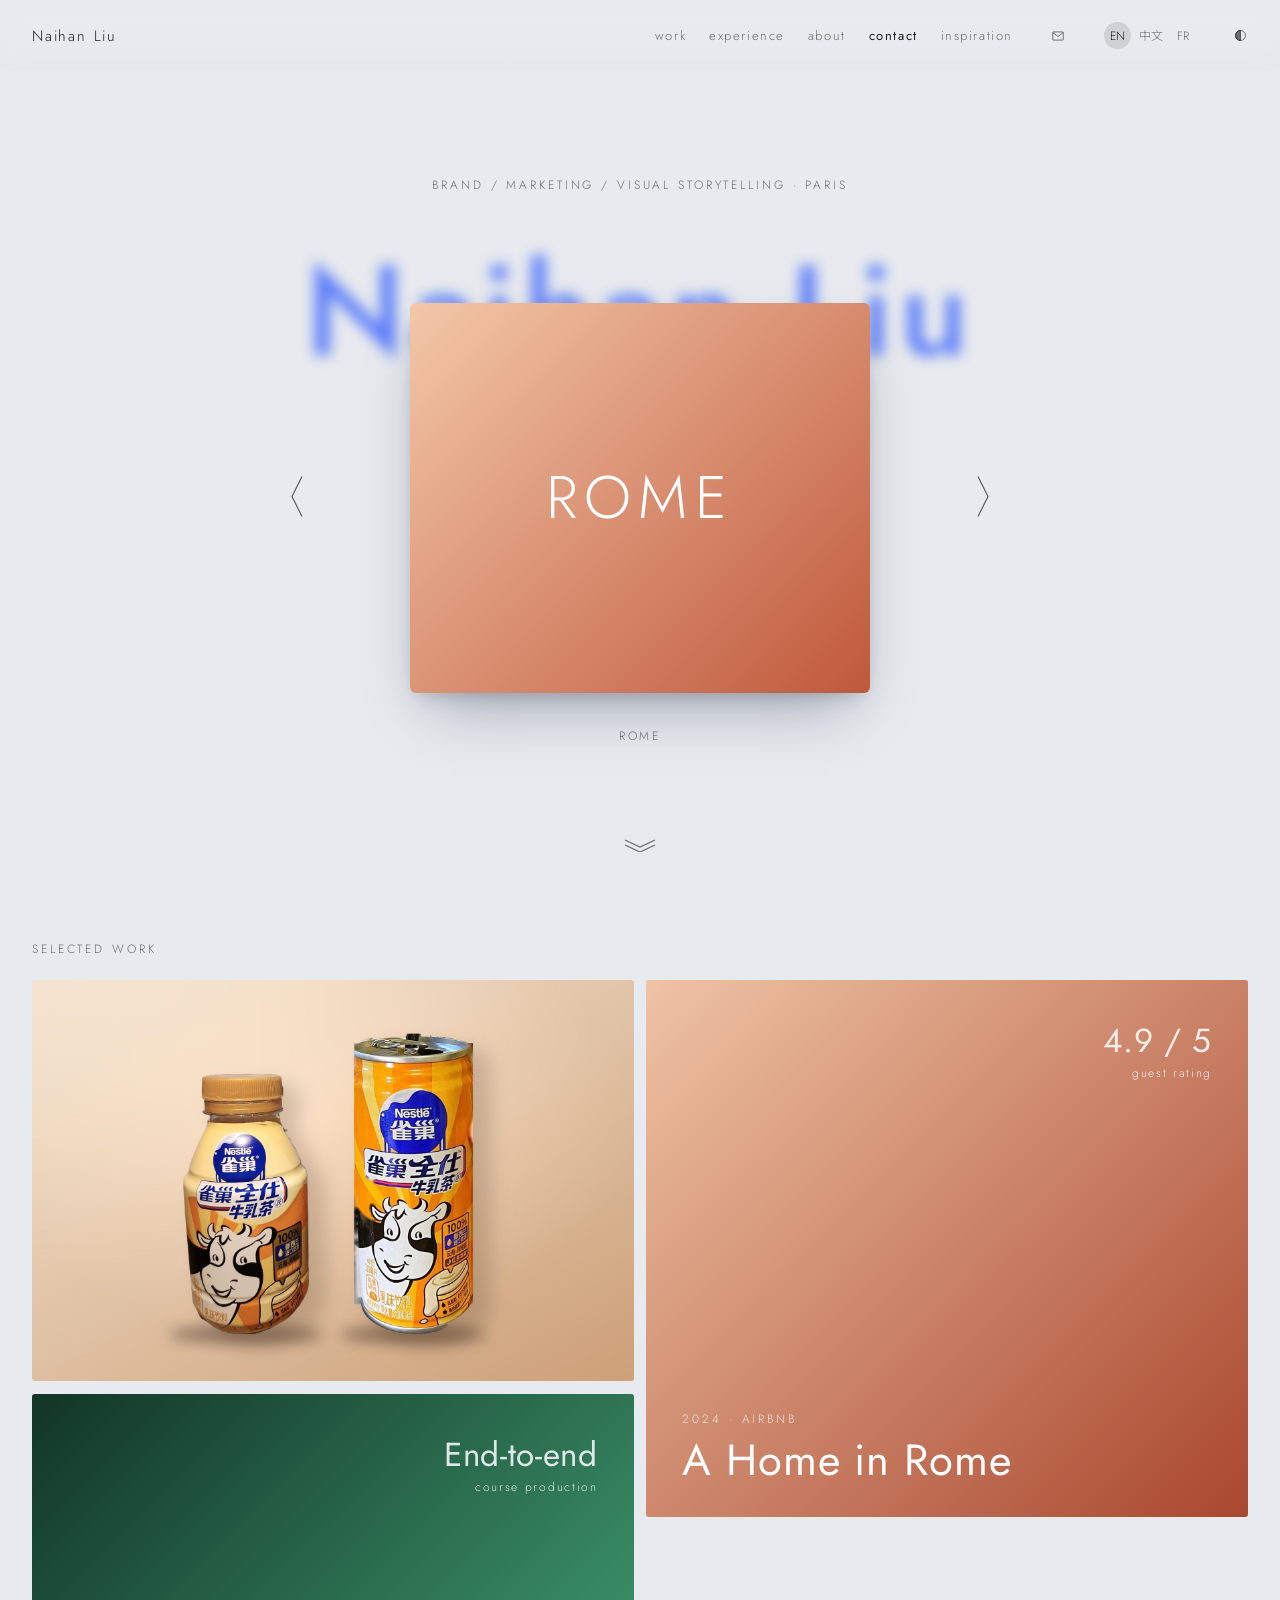
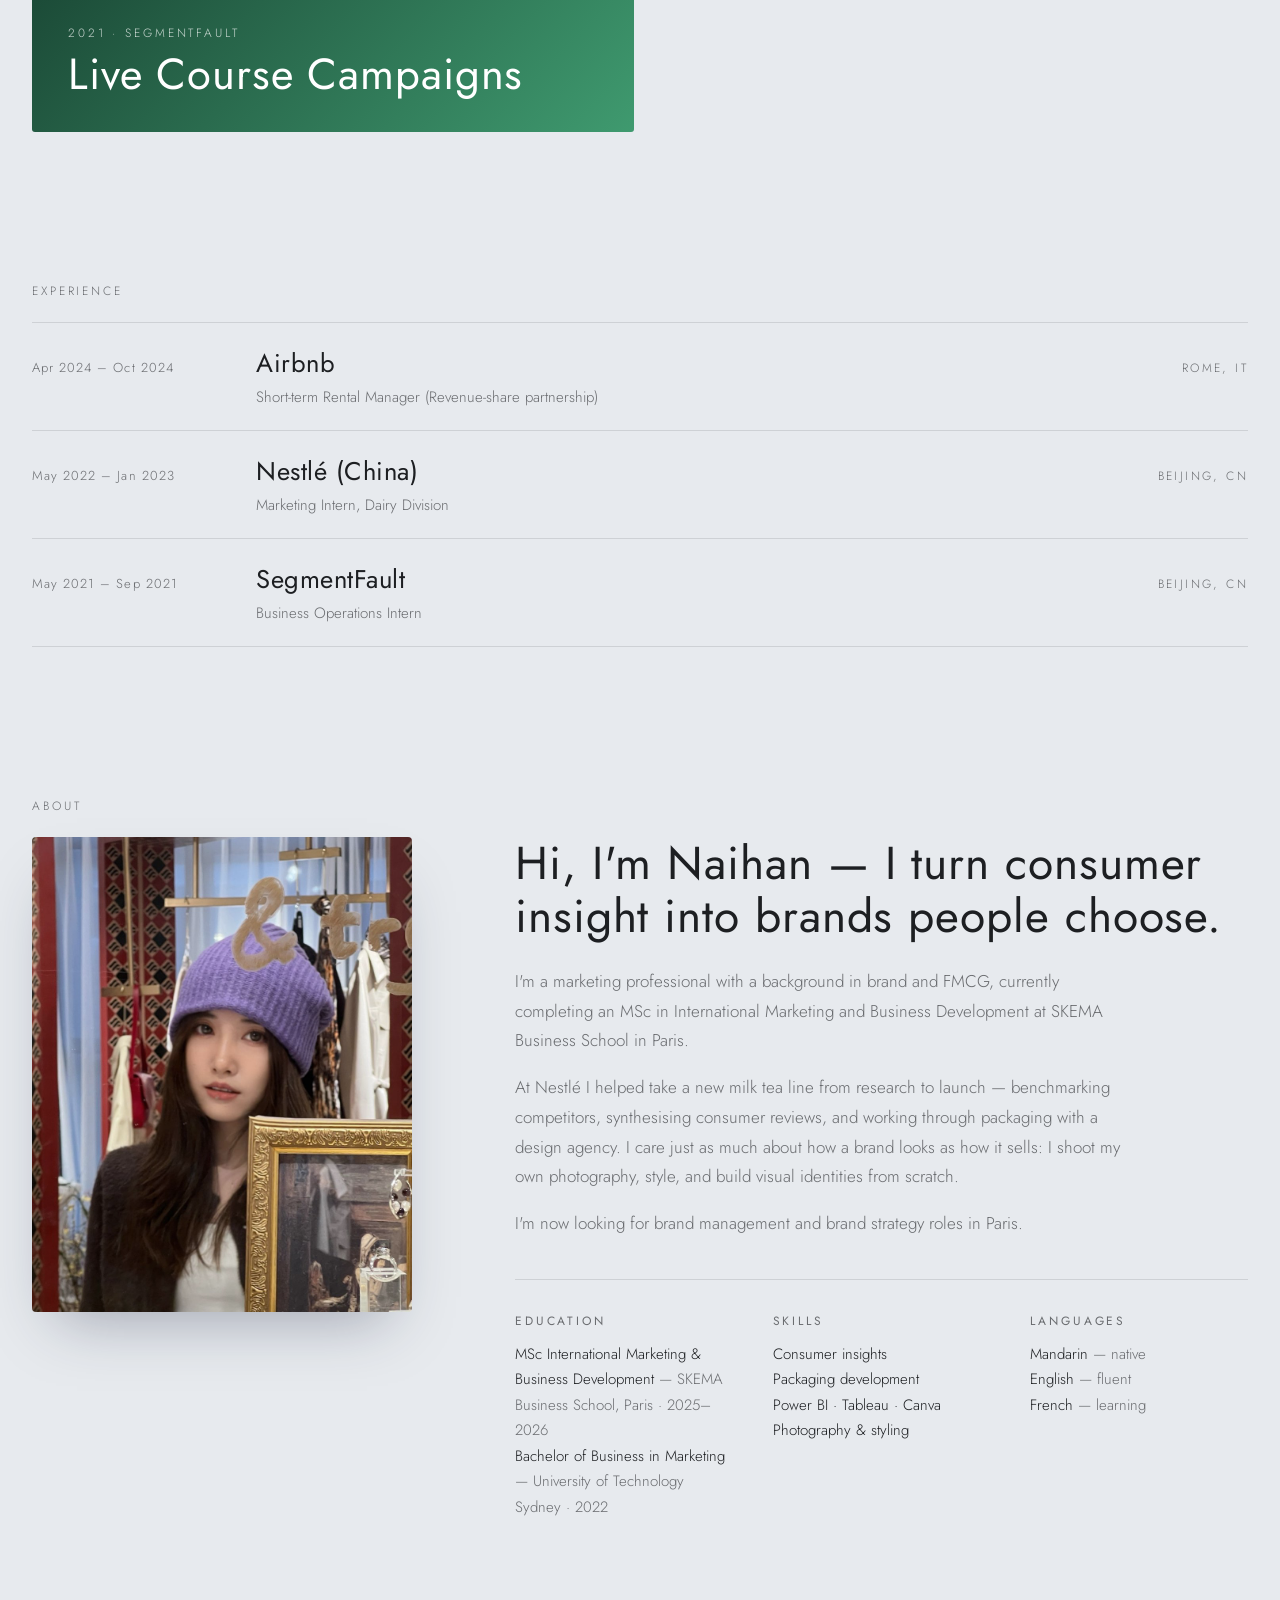
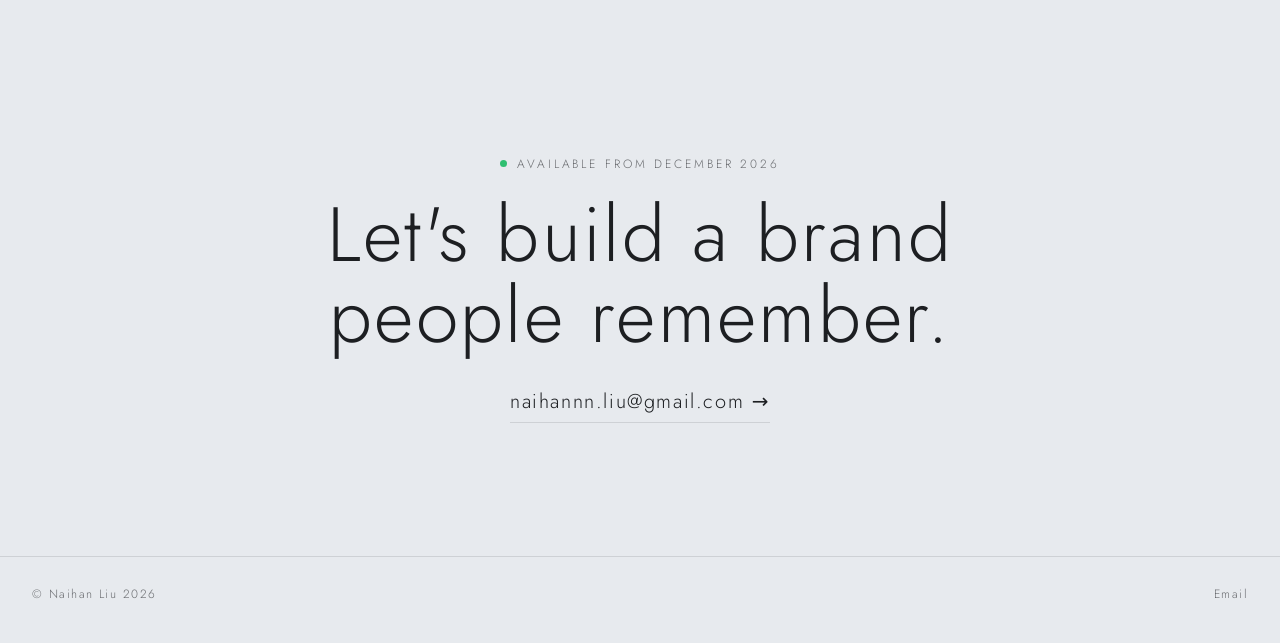
<file: index.html>
<!doctype html>
<html lang="en">
<head>
<meta charset="utf-8">
<meta name="viewport" content="width=device-width, initial-scale=1">
<title>Naihan Liu — Brand & Marketing</title>
<meta name="description" content="Naihan Liu — brand and marketing professional based in Paris. Consumer insight, packaging development and visual content.">
<link rel="canonical" href="https://naihan-liu.github.io/">
<meta property="og:title" content="Naihan Liu — Brand & Marketing">
<meta property="og:url" content="https://naihan-liu.github.io/">
<meta property="og:image" content="https://naihan-liu.github.io/img/naihan.jpg">
<link rel="preconnect" href="https://fonts.googleapis.com">
<link rel="preconnect" href="https://fonts.gstatic.com" crossorigin>
<link href="https://fonts.googleapis.com/css2?family=Jost:ital,wght@0,300;0,400;0,500;1,300&family=Noto+Sans+SC:wght@300;400&display=swap" rel="stylesheet">
<link rel="stylesheet" href="style.css">
</head>
<body>
<a class="skip" href="#main" data-i18n="skip"></a>

<header>
  <a class="logo" href="#top"></a>
  <nav>
    <div class="links">
      <a href="#work" class="active" data-i18n="work"></a>
      <a href="#experience" data-i18n="experience"></a>
      <a href="#about" data-i18n="about"></a>
      <a href="#contact" data-i18n="contact"></a>
      <a href="inspiration.html" data-i18n="inspiration"></a>
    </div>
    <div class="social" id="social"></div>
    <div class="lang" role="group" aria-label="Language"></div>
    <button class="theme-btn" id="themeBtn" aria-label="Toggle light / dark">
      <svg viewBox="0 0 24 24" fill="none" stroke="currentColor" stroke-width="1.5"><circle cx="12" cy="12" r="8"/><path d="M12 4a8 8 0 0 0 0 16z" fill="currentColor"/></svg>
    </button>
    <button class="menu-btn" id="menuBtn" data-i18n="menu"></button>
  </nav>
</header>

<div class="drawer" id="drawer">
  <button id="closeBtn" data-i18n="close"></button>
  <a href="#work" data-i18n="work"></a><a href="#experience" data-i18n="experience"></a><a href="#about" data-i18n="about"></a><a href="#contact" data-i18n="contact"></a><a href="inspiration.html" data-i18n="inspiration"></a>
  <div class="lang" role="group" aria-label="Language"></div>
</div>

<main id="main">
  <section class="hero" id="top">
    <p class="tagline" id="tagline"></p>
    <div class="stage">
      <div class="big-name" id="bigName"></div>
      <div class="carousel" id="carousel">
        <button class="arrow prev" id="prev" aria-label="Previous"><svg viewBox="0 0 14 42" fill="none" stroke="currentColor" stroke-width="1.2"><path d="M12 1 2 21l10 20"/></svg></button>
        <button class="arrow next" id="next" aria-label="Next"><svg viewBox="0 0 14 42" fill="none" stroke="currentColor" stroke-width="1.2"><path d="m2 1 10 20L2 41"/></svg></button>
      </div>
    </div>
    <p class="caption" id="caption"></p>
    <a class="scroll-cue" href="#work" aria-label="Scroll down"><svg viewBox="0 0 32 14" fill="none" stroke="currentColor" stroke-width="1.2"><path d="M1 2l15 7 15-7M1 7l15 7 15-7"/></svg></a>
  </section>

  <section class="section" id="work">
    <p class="label" data-i18n="workLabel"></p>
    <div class="grid"><div class="col" id="colA"></div><div class="col" id="colB"></div></div>
  </section>

  <section class="section" id="experience">
    <p class="label" data-i18n="xpLabel"></p>
    <div class="xp" id="xp"></div>
  </section>

  <section class="section" id="about">
    <p class="label" data-i18n="aboutLabel"></p>
    <div class="about">
      <img class="portrait" id="portrait" alt="">
      <div>
        <h2 id="aboutTitle"></h2>
        <div id="aboutText"></div>
        <div class="facts" id="facts"></div>
      </div>
    </div>
  </section>

  <section class="contact" id="contact">
    <span class="avail" data-i18n="available"></span>
    <h2 data-i18n-html="contactTitle"></h2>
    <a class="mail" id="mailLink"></a>
  </section>
</main>

<footer>
  <span id="copy"></span>
  <div class="row" id="footSocial"></div>
</footer>

<div class="modal" id="modal" role="dialog" aria-modal="true" aria-labelledby="mTitle">
  <div class="sheet" id="sheet"></div>
</div>

<script>
/* =====================================================================
   ✏️  CONTENT — edit everything here.
   Any text can be a plain string (same in every language)
   or { en: "...", zh: "...", fr: "..." }.
   ===================================================================== */
const SITE = {
  name: "Naihan Liu",
  email: "naihannn.liu@gmail.com",
  portrait: "img/naihan.jpg",
  socials: [               // add: { type:"linkedin", url:"https://..." }, instagram, x, github
  ],

  ui: {
    title:       { en: "Naihan Liu — Brand & Marketing", zh: "Naihan Liu — 品牌与市场营销", fr: "Naihan Liu — Marque & Marketing" },
    description: { en: "Naihan Liu — brand and marketing professional based in Paris. Consumer insight, packaging development and visual content.",
                   zh: "Naihan Liu — 常驻巴黎的品牌与市场营销从业者。消费者洞察、包装开发与视觉内容。",
                   fr: "Naihan Liu — professionnelle du marketing et de la marque basée à Paris. Insights consommateurs, packaging et contenu visuel." },
    skip:        { en: "Skip to content", zh: "跳到正文", fr: "Aller au contenu" },
    work:        { en: "work", zh: "作品", fr: "projets" },
    experience:  { en: "experience", zh: "经历", fr: "parcours" },
    about:       { en: "about", zh: "关于", fr: "à propos" },
    contact:     { en: "contact", zh: "联系", fr: "contact" },
    inspiration: { en: "inspiration", zh: "灵感", fr: "inspiration" },
    menu:        { en: "menu", zh: "菜单", fr: "menu" },
    close:       { en: "close", zh: "关闭", fr: "fermer" },
    workLabel:   { en: "Selected Work", zh: "精选作品", fr: "Projets choisis" },
    xpLabel:     { en: "Experience", zh: "工作经历", fr: "Expérience" },
    aboutLabel:  { en: "About", zh: "关于我", fr: "À propos" },
    tagline:     { en: "Brand / Marketing / Visual Storytelling · Paris", zh: "品牌 / 市场营销 / 视觉叙事 · 巴黎", fr: "Marque / Marketing / Narration visuelle · Paris" },
    available:   { en: "Available from December 2026", zh: "2026 年 12 月起可入职", fr: "Disponible à partir de décembre 2026" },
    contactTitle:{ en: "Let's build a brand<br>people remember.", zh: "一起打造<br>让人记住的品牌。", fr: "Construisons une marque<br>dont on se souvient." },
    portraitAlt: { en: "Portrait of Naihan Liu", zh: "Naihan Liu 的照片", fr: "Portrait de Naihan Liu" },
  },

  // Hero carousel — the cities that shaped me. Replace `image` with your own photos.
  hero: [
    { caption: { en: "Paris",   zh: "巴黎", fr: "Paris" },  image: "", color: ["#9fb4ff","#3456e8"] },
    { caption: { en: "Rome",    zh: "罗马", fr: "Rome" },   image: "", color: ["#f3c7a8","#c0583c"] },
    { caption: { en: "Beijing", zh: "北京", fr: "Pékin" },  image: "", color: ["#f0b3a8","#a52a2a"] },
    { caption: { en: "Sydney",  zh: "悉尼", fr: "Sydney" }, image: "", color: ["#a9dcf0","#1f6f9c"] },
  ],

  about: {
    title: { en: "Hi, I'm Naihan — I turn consumer insight into brands people choose.",
             zh: "你好，我是 Naihan —— 我把消费者洞察变成人们愿意选择的品牌。",
             fr: "Bonjour, je suis Naihan — je transforme l'insight consommateur en marques que l'on choisit." },
    paragraphs: [
      { en: "I'm a marketing professional with a background in brand and FMCG, currently completing an MSc in International Marketing and Business Development at SKEMA Business School in Paris.",
        zh: "我是一名拥有品牌与快消品（FMCG）背景的市场营销从业者，目前在巴黎 SKEMA 商学院攻读国际市场营销与业务拓展硕士。",
        fr: "Professionnelle du marketing issue de la marque et des produits de grande consommation (FMCG), je termine actuellement un MSc International Marketing and Business Development à SKEMA Business School, à Paris." },
      { en: "At Nestlé I helped take a new milk tea line from research to launch — benchmarking competitors, synthesising consumer reviews, and working through packaging with a design agency. I care just as much about how a brand looks as how it sells: I shoot my own photography, style, and build visual identities from scratch.",
        zh: "在雀巢，我参与了一条新奶茶产品线从调研到上市的全过程：竞品对标、梳理消费者评价、与设计公司反复打磨包装。我同样在意品牌“看起来”是什么样子：我自己拍摄、做造型，也从零搭建过完整的视觉形象。",
        fr: "Chez Nestlé, j'ai contribué au lancement d'une nouvelle gamme de thé au lait, de l'étude de marché à la mise en rayon : benchmark concurrentiel, analyse des avis consommateurs et développement du packaging avec une agence de design. L'image d'une marque compte autant pour moi que ses ventes : je réalise mes propres photos, je fais du stylisme et je construis des identités visuelles de A à Z." },
      { en: "I'm now looking for brand management and brand strategy roles in Paris.",
        zh: "我目前正在寻找巴黎的品牌管理与品牌策略相关职位。",
        fr: "Je recherche aujourd'hui un poste en brand management ou en stratégie de marque à Paris." },
    ]
  },

  facts: [
    { title: { en: "Education", zh: "教育背景", fr: "Formation" }, items: [
      { en: "MSc International Marketing & Business Development <span>— SKEMA Business School, Paris · 2025–2026</span>",
        zh: "国际市场营销与业务拓展 硕士 <span>— SKEMA 商学院，巴黎 · 2025–2026</span>",
        fr: "MSc International Marketing & Business Development <span>— SKEMA Business School, Paris · 2025–2026</span>" },
      { en: "Bachelor of Business in Marketing <span>— University of Technology Sydney · 2022</span>",
        zh: "商学学士（市场营销） <span>— 悉尼科技大学 · 2022</span>",
        fr: "Bachelor of Business, spécialité Marketing <span>— University of Technology Sydney · 2022</span>" } ] },
    { title: { en: "Skills", zh: "技能", fr: "Compétences" }, items: [
      { en: "Consumer insights", zh: "消费者洞察", fr: "Insights consommateurs" },
      { en: "Packaging development", zh: "包装开发", fr: "Développement packaging" },
      "Power BI · Tableau · Canva",
      { en: "Photography & styling", zh: "摄影与造型", fr: "Photographie & stylisme" } ] },
    { title: { en: "Languages", zh: "语言", fr: "Langues" }, items: [
      { en: "Mandarin <span>— native</span>", zh: "中文 <span>— 母语</span>", fr: "Mandarin <span>— langue maternelle</span>" },
      { en: "English <span>— fluent</span>",  zh: "英语 <span>— 流利</span>", fr: "Anglais <span>— courant</span>" },
      { en: "French <span>— learning</span>", zh: "法语 <span>— 学习中</span>", fr: "Français <span>— en apprentissage</span>" } ] },
  ],

  experience: [
    { date: { en: "Apr 2024 – Oct 2024", zh: "2024.04 – 2024.10", fr: "avr. 2024 – oct. 2024" },
      company: "Airbnb",
      role: { en: "Short-term Rental Manager (Revenue-share partnership)", zh: "短租房源运营经理（收益分成合作）", fr: "Gestionnaire de location courte durée (partenariat à partage de revenus)" },
      loc: { en: "Rome, IT", zh: "意大利 · 罗马", fr: "Rome, Italie" } },
    { date: { en: "May 2022 – Jan 2023", zh: "2022.05 – 2023.01", fr: "mai 2022 – janv. 2023" },
      company: { en: "Nestlé (China)", zh: "雀巢（中国）", fr: "Nestlé (Chine)" },
      role: { en: "Marketing Intern, Dairy Division", zh: "乳品事业部 市场实习生", fr: "Stagiaire marketing, division Produits laitiers" },
      loc: { en: "Beijing, CN", zh: "中国 · 北京", fr: "Pékin, Chine" } },
    { date: { en: "May 2021 – Sep 2021", zh: "2021.05 – 2021.09", fr: "mai 2021 – sept. 2021" },
      company: { en: "SegmentFault", zh: "SegmentFault 思否", fr: "SegmentFault" },
      role: { en: "Business Operations Intern", zh: "商务运营实习生", fr: "Stagiaire opérations commerciales" },
      loc: { en: "Beijing, CN", zh: "中国 · 北京", fr: "Pékin, Chine" } },
  ],

  // Work cards — add `image: "work/xxx.jpg"` or `video: "work/xxx.mp4"` to replace the placeholder.
  projects: [
    { xp: 1, year: 2022, ratio: 1.5, color: ["#d9b48f","#6b4630"], image: "work/nestle-milk-tea.jpg",
      caption: { en: "Nestlé 全仕 Milk Tea — bottle and can formats", zh: "雀巢全仕牛乳茶 · 瓶装与罐装", fr: "Thé au lait Nestlé 全仕 — formats bouteille et canette" },
      title: { en: "Nestlé Milk Tea Launch", zh: "雀巢奶茶新品上市", fr: "Lancement d'un thé au lait Nestlé" },
      tag:   { en: "product marketing · packaging", zh: "产品营销 · 包装", fr: "marketing produit · packaging" },
      place: { en: "Beijing", zh: "北京", fr: "Pékin" },
      stat:  ["7–8", { en: "products benchmarked", zh: "款竞品对标", fr: "produits analysés" }],
      stats: [
        ["7–8", { en: "competitor products benchmarked", zh: "款竞品深度对标", fr: "produits concurrents analysés" }],
        ["2",   { en: "unlisted competitors found", zh: "个此前未被列入的竞品", fr: "concurrents non répertoriés identifiés" }],
        [{ en: "Research → Launch", zh: "调研 → 上市", fr: "De l'étude au lancement" }, { en: "full product cycle", zh: "完整产品周期", fr: "cycle produit complet" }] ],
      points: [
        { en: "Contributed to the development of a new milk tea product line in China, from research to launch, positioned as a flavour blend benchmarked against popular Assam-style milk teas.",
          zh: "参与雀巢在中国的一条全新奶茶产品线开发，从调研到上市全程跟进；产品定位为对标市面热门阿萨姆风味奶茶的拼配口味。",
          fr: "Contribution au développement d'une nouvelle gamme de thé au lait en Chine, de l'étude au lancement, positionnée comme un assemblage aromatique face aux thés au lait de type Assam les plus populaires." },
        { en: "Conducted competitive research under mentor guidance: identified two previously unlisted competitors, compared 7–8 milk tea products, and consolidated sales, pricing and review data into a report that informed positioning and price range.",
          zh: "在导师指导下开展竞品调研：发现两个此前未被列入的竞品，对比市面 7–8 款奶茶产品，整合销量、价格与用户评价数据，输出对比报告，为产品定位与价格区间提供依据。",
          fr: "Étude concurrentielle avec l'accompagnement d'un mentor : identification de deux concurrents jusque-là non répertoriés, comparaison de 7 à 8 produits et consolidation des données de ventes, de prix et d'avis clients dans un rapport qui a orienté le positionnement et la fourchette de prix." },
        { en: "Synthesised consumer pain points (too sweet, weak tea flavour, overly strong milk taste) and helped adjust formulations; tailored sweetness levels for target groups including children and older adults.",
          zh: "从用户评价中提炼核心痛点（过甜、茶味淡、奶味过重），协助调整配方以平衡甜度与口感，并针对儿童、老年人等不同人群定制甜度。",
          fr: "Synthèse des principaux irritants consommateurs (trop sucré, goût de thé trop léger, goût lacté trop prononcé) et participation à l'ajustement des recettes ; niveaux de sucre adaptés à différentes cibles, dont les enfants et les seniors." },
        { en: "Worked with an external design agency across multiple packaging revision rounds, consolidated cross-functional feedback, proofread all on-pack copy and helped verify ingredient, nutrition and regulatory label information.",
          zh: "与外部设计公司进行多轮包装修改，汇总跨部门反馈，校对全部包装文案，并协助核对配料、营养成分及法规标签信息。",
          fr: "Collaboration avec une agence de design externe sur plusieurs cycles de révision du packaging, consolidation des retours transverses, relecture de tous les textes on-pack et vérification des mentions d'ingrédients, nutritionnelles et réglementaires." },
        { en: "Supported seasonal and regional sales analysis to adapt the product line to climate differences across Chinese cities.",
          zh: "支持季节性与区域性销售分析，使产品线适配中国不同城市的气候差异。",
          fr: "Appui aux analyses de ventes saisonnières et régionales pour adapter la gamme aux différences climatiques entre les villes chinoises." } ] },

    { xp: 0, year: 2024, ratio: 1.12, color: ["#efc3a4","#a9472f"],
      title: { en: "A Home in Rome", zh: "罗马的家", fr: "Une maison à Rome" },
      tag:   { en: "brand identity · photography", zh: "品牌形象 · 摄影", fr: "identité visuelle · photographie" },
      place: { en: "Rome", zh: "罗马", fr: "Rome" },
      stat:  [{ en: "4.9 / 5", zh: "4.9 / 5", fr: "4,9 / 5" }, { en: "guest rating", zh: "房客评分", fr: "note des voyageurs" }],
      stats: [
        [{ en: "4.9/5", zh: "4.9/5", fr: "4,9/5" }, { en: "guest rating", zh: "房客评分", fr: "note des voyageurs" }],
        [{ en: "≤ 2 days", zh: "≤ 2 天", fr: "≤ 2 jours" }, { en: "vacant per month", zh: "每月空置", fr: "de vacance par mois" }],
        [{ en: "End-to-end", zh: "全流程", fr: "De A à Z" }, { en: "concept to operations", zh: "从设计到运营", fr: "du concept à l'exploitation" }] ],
      points: [
        { en: "Led the interior concept for a short-term rental, sourcing furnishings and décor and shooting all listing photography to build a consistent visual identity.",
          zh: "主导短租房源的室内设计概念，挑选家具与软装，并亲自拍摄全部房源照片，打造统一的视觉形象。",
          fr: "Direction du concept d'aménagement intérieur d'une location courte durée : sélection du mobilier et de la décoration, et réalisation de toutes les photos de l'annonce pour une identité visuelle cohérente." },
        { en: "Managed the listing end to end — copywriting, pricing and guest communication.",
          zh: "全流程管理房源，包括文案撰写、定价与房客沟通。",
          fr: "Gestion complète de l'annonce : rédaction, tarification et communication avec les voyageurs." },
        { en: "Maintained near-full occupancy, with no more than 1–2 vacant days per month, and earned a 4.9/5 guest rating.",
          zh: "保持近乎满房，每月空置不超过 1–2 天，房客评分 4.9/5。",
          fr: "Taux d'occupation quasi complet (1 à 2 jours de vacance par mois au maximum) et note de 4,9/5." } ] },

    { xp: 2, year: 2021, ratio: 1.78, color: ["#123528","#3f9a6f"],
      title: { en: "Live Course Campaigns", zh: "直播课程推广", fr: "Campagnes de cours en direct" },
      tag:   { en: "content · paid promotion", zh: "内容 · 广告投放", fr: "contenu · promotion payante" },
      place: { en: "Beijing", zh: "北京", fr: "Pékin" },
      stat:  [{ en: "End-to-end", zh: "全流程", fr: "De A à Z" }, { en: "course production", zh: "课程制作", fr: "production des cours" }],
      stats: [
        [{ en: "Live", zh: "直播", fr: "Live" }, { en: "online course production", zh: "在线课程制作", fr: "production de cours en ligne" }],
        [{ en: "Ads", zh: "投放", fr: "Médias" }, { en: "audience targeting & placement", zh: "人群定位与广告投放", fr: "ciblage et achat média" }] ],
      points: [
        { en: "Designed promotional materials and coordinated end-to-end production of live online courses, from instructor scheduling to post-event video editing.",
          zh: "设计推广物料，统筹直播课程的全流程制作，从讲师排期到课后视频剪辑。",
          fr: "Conception des supports promotionnels et coordination de bout en bout de la production de cours en ligne en direct, de la planification des intervenants au montage vidéo." },
        { en: "Defined target audiences and managed ad placement for course promotion, tracking content engagement and page views.",
          zh: "确定目标受众并管理课程推广的广告投放，跟踪内容互动与页面浏览数据。",
          fr: "Définition des cibles et gestion de l'achat d'espaces publicitaires pour la promotion des cours, avec suivi de l'engagement et des pages vues." },
        { en: "Curated and quality-checked articles on the company's community platform.",
          zh: "为公司社区平台筛选并审核文章。",
          fr: "Sélection et contrôle qualité des articles publiés sur la plateforme communautaire de l'entreprise." } ] },
  ]
};
/* ===================================================================== */

const LANGS = [['en','EN','en'],['zh','中文','zh-CN'],['fr','FR','fr']];
const codes = LANGS.map(l => l[0]);
let lang = (() => {
  const q = new URLSearchParams(location.search).get('lang'); if (codes.includes(q)) return q;
  try { const s = localStorage.getItem('lang'); if (codes.includes(s)) return s; } catch(e){}
  const n = (navigator.language || 'en').slice(0,2).toLowerCase();
  return codes.includes(n) ? n : 'en';
})();
const t = v => (v && typeof v === 'object' && !Array.isArray(v)) ? (v[lang] ?? v.en) : v;

const ICONS = {
  instagram:'<svg viewBox="0 0 24 24" fill="none" stroke="currentColor" stroke-width="1.6"><rect x="3" y="3" width="18" height="18" rx="5"/><circle cx="12" cy="12" r="4"/><circle cx="17.5" cy="6.5" r=".8" fill="currentColor"/></svg>',
  x:'<svg viewBox="0 0 24 24" fill="currentColor"><path d="M17.8 3h3.1l-6.8 7.7L22 21h-6.2l-4.9-6.3L5.3 21H2.2l7.3-8.3L2 3h6.3l4.4 5.8zm-1.1 16.2h1.7L7.4 4.7H5.6z"/></svg>',
  linkedin:'<svg viewBox="0 0 24 24" fill="currentColor"><path d="M4.5 3.5a2 2 0 1 1 0 4 2 2 0 0 1 0-4zM3 9h3v12H3zm6 0h2.9v1.7h.1c.4-.8 1.4-1.9 3.1-1.9 3.2 0 3.9 2.1 3.9 4.9V21h-3v-6.5c0-1.5 0-3.4-2.1-3.4s-2.4 1.6-2.4 3.3V21H9z"/></svg>',
  github:'<svg viewBox="0 0 24 24" fill="currentColor"><path d="M12 2a10 10 0 0 0-3.2 19.5c.5.1.7-.2.7-.5v-1.7c-2.8.6-3.4-1.3-3.4-1.3-.4-1.2-1.1-1.5-1.1-1.5-.9-.6.1-.6.1-.6 1 .1 1.5 1 1.5 1 .9 1.6 2.4 1.1 3 .9.1-.7.4-1.1.6-1.4-2.2-.3-4.6-1.1-4.6-5 0-1.1.4-2 1-2.7-.1-.3-.4-1.3.1-2.7 0 0 .8-.3 2.8 1a9.6 9.6 0 0 1 5 0c1.9-1.3 2.8-1 2.8-1 .5 1.4.2 2.4.1 2.7.6.7 1 1.6 1 2.7 0 3.9-2.3 4.7-4.6 5 .4.3.7.9.7 1.9V21c0 .3.2.6.7.5A10 10 0 0 0 12 2z"/></svg>',
  email:'<svg viewBox="0 0 24 24" fill="none" stroke="currentColor" stroke-width="1.6"><rect x="3" y="5" width="18" height="14" rx="1"/><path d="m3 6 9 7 9-7"/></svg>'
};
const LABEL = {instagram:'Instagram',x:'X',linkedin:'LinkedIn',github:'GitHub',email:'Email'};
const $ = id => document.getElementById(id);
const grad = c => `linear-gradient(135deg,${c[0]},${c[1]})`;
const company = p => t(SITE.experience[p.xp].company);
const role = p => t(SITE.experience[p.xp].role);

// ---------- static, language-independent bits ----------
document.querySelector('.logo').textContent = SITE.name;
$('bigName').textContent = SITE.name;
$('portrait').src = SITE.portrait;
$('mailLink').href = 'mailto:' + SITE.email; $('mailLink').textContent = SITE.email + ' →';
$('copy').textContent = `© ${SITE.name} ${new Date().getFullYear()}`;
const socials = [...SITE.socials, {type:'email', url:'mailto:'+SITE.email}];
$('social').innerHTML = socials.map(s => `<a href="${s.url}" target="_blank" rel="noopener" aria-label="${LABEL[s.type]}">${ICONS[s.type]||''}</a>`).join('');
$('footSocial').innerHTML = socials.map(s => `<a href="${s.url}" target="_blank" rel="noopener">${LABEL[s.type]}</a>`).join('');
document.querySelectorAll('.lang').forEach(g => {
  g.innerHTML = LANGS.map(([c,label]) => `<button type="button" data-lang="${c}">${label}</button>`).join('');
  g.onclick = e => { const c = e.target.dataset && e.target.dataset.lang; if (c) setLang(c); };
});

// ---------- carousel ----------
const car = $('carousel');
let cur = 0, timer;
function renderCarousel(){
  car.querySelectorAll('.slide').forEach(s => s.remove());
  SITE.hero.forEach((h,i) => {
    const d = document.createElement('div');
    d.className = 'slide' + (i===cur ? ' on' : '');
    d.innerHTML = h.image ? `<img src="${h.image}" alt="${t(h.caption)}">` : `<div class="ph" style="background:${grad(h.color)}"><b>${t(h.caption)}</b></div>`;
    car.insertBefore(d, $('prev'));
  });
  $('caption').textContent = t(SITE.hero[cur].caption);
}
function go(n){
  const slides = car.querySelectorAll('.slide');
  slides[cur].classList.remove('on');
  cur = (n + slides.length) % slides.length;
  slides[cur].classList.add('on');
  $('caption').textContent = t(SITE.hero[cur].caption);
  clearInterval(timer); timer = setInterval(() => go(cur+1), 6000);
}
$('prev').onclick = () => go(cur-1);
$('next').onclick = () => go(cur+1);

// ---------- work cards ----------
const mediaHTML = (p, withText=true) => p.video ? `<video src="${p.video}" autoplay muted loop playsinline></video>`
  : p.image ? `<img src="${p.image}" alt="${t(p.title)}" loading="lazy">`
  : withText ? `<div class="ph" style="background:${grad(p.color)}"><div class="stat"><strong>${t(p.stat[0])}</strong>${t(p.stat[1])}</div><i>${p.year} · ${company(p)}</i><b>${t(p.title)}</b></div>`
  : `<div style="height:100%;background:${grad(p.color)}"></div>`;
const io = new IntersectionObserver(es => es.forEach(e => {
  if (e.isIntersecting){ e.target.classList.add('in'); io.unobserve(e.target); }
}), {threshold:.12});
let firstRender = true;
function renderCards(){
  const cols = [$('colA'), $('colB')], h = [0,0];
  cols.forEach(c => c.innerHTML = '');
  SITE.projects.forEach((p,idx) => {
    const a = document.createElement('button');
    a.className = 'card' + (firstRender ? '' : ' in'); a.type = 'button';
    a.innerHTML = `<div class="media" style="aspect-ratio:${p.ratio||1.6}">${mediaHTML(p)}</div>
      <div class="meta"><span>${t(p.title)}</span><small>${p.year} · ${t(p.tag)}</small></div>`;
    a.onclick = () => openProject(idx);
    const k = h[0] <= h[1] ? 0 : 1;
    cols[k].appendChild(a); h[k] += 1/(p.ratio||1.6);
    if (firstRender){ a.style.transitionDelay = (k*90)+'ms'; io.observe(a); }
  });
}

// ---------- project modal ----------
let lastFocus;
function openProject(i){
  const p = SITE.projects[i]; lastFocus = document.activeElement;
  $('sheet').innerHTML = `<button class="close" id="mClose">${t(SITE.ui.close)} ✕</button>
    <div class="cover" style="aspect-ratio:${p.image||p.video ? (p.ratio||1.6) : 2.2}">${mediaHTML(p, false)}</div>
    ${p.caption ? `<p class="cover-cap">${t(p.caption)}</p>` : ''}
    <div class="body">
      <p class="kicker">${p.year} · ${t(p.tag)}</p>
      <h3 id="mTitle">${t(p.title)}</h3>
      <p class="role">${role(p)} — ${company(p)} · ${t(p.place)}</p>
      <div class="stats">${p.stats.map(s=>`<div><strong>${t(s[0])}</strong>${t(s[1])}</div>`).join('')}</div>
      <ul>${p.points.map(x=>`<li>${t(x)}</li>`).join('')}</ul>
    </div>`;
  $('modal').classList.add('open'); document.body.style.overflow='hidden';
  $('mClose').onclick = closeProject; $('mClose').focus();
}
function closeProject(){
  if (!$('modal').classList.contains('open')) return;
  $('modal').classList.remove('open'); document.body.style.overflow=''; lastFocus && lastFocus.focus();
}
$('modal').onclick = e => { if (e.target.id === 'modal') closeProject(); };
addEventListener('keydown', e => {
  if (e.key === 'Escape') closeProject();
  if (!$('modal').classList.contains('open') && e.target === document.body){ if (e.key==='ArrowLeft') go(cur-1); if (e.key==='ArrowRight') go(cur+1); }
});

// ---------- render everything for the current language ----------
function render(){
  const U = SITE.ui;
  document.documentElement.lang = LANGS.find(l => l[0]===lang)[2];
  document.title = t(U.title);
  document.querySelector('meta[name="description"]').content = t(U.description);
  document.querySelectorAll('[data-i18n]').forEach(el => el.textContent = t(U[el.dataset.i18n]));
  document.querySelectorAll('[data-i18n-html]').forEach(el => el.innerHTML = t(U[el.dataset.i18nHtml]));
  document.querySelectorAll('.lang button').forEach(b => b.setAttribute('aria-pressed', b.dataset.lang === lang));
  $('tagline').textContent = t(U.tagline);
  $('portrait').alt = t(U.portraitAlt);
  $('aboutTitle').textContent = t(SITE.about.title);
  $('aboutText').innerHTML = SITE.about.paragraphs.map(p => `<p>${t(p)}</p>`).join('');
  $('facts').innerHTML = SITE.facts.map(f => `<div><h3>${t(f.title)}</h3><ul>${f.items.map(i=>`<li>${t(i)}</li>`).join('')}</ul></div>`).join('');
  $('xp').innerHTML = SITE.experience.map(x => `<div class="xp-row"><span class="xp-date">${t(x.date)}</span>
    <div><span class="xp-co">${t(x.company)}</span><span class="xp-role">${t(x.role)}</span></div><span class="xp-loc">${t(x.loc)}</span></div>`).join('');
  renderCarousel();
  renderCards();
  firstRender = false;
}
function setLang(c){
  if (c === lang) return;
  lang = c;
  try { localStorage.setItem('lang', c); } catch(e){}
  const u = new URL(location.href); u.searchParams.set('lang', c);
  try { history.replaceState(null, '', u); } catch(e){}
  closeProject();
  render();
}
render();
go(0);

// ---------- active nav link ----------
const navLinks = document.querySelectorAll('.links a');
const so = new IntersectionObserver(es => es.forEach(e => {
  if (e.isIntersecting) navLinks.forEach(a => a.classList.toggle('active', a.getAttribute('href') === '#'+e.target.id));
}), {rootMargin:'-45% 0px -50% 0px'});
['work','experience','about','contact'].forEach(id => so.observe($(id)));

// ---------- theme toggle ----------
$('themeBtn').onclick = () => {
  const r = document.documentElement;
  const dark = r.dataset.theme ? r.dataset.theme === 'dark' : matchMedia('(prefers-color-scheme: dark)').matches;
  r.dataset.theme = dark ? 'light' : 'dark';
  try { localStorage.setItem('theme', r.dataset.theme); } catch(e){}
};
try { const th = localStorage.getItem('theme'); if (th) document.documentElement.dataset.theme = th; } catch(e){}

// ---------- mobile menu ----------
$('menuBtn').onclick = () => $('drawer').classList.add('open');
$('closeBtn').onclick = () => $('drawer').classList.remove('open');
$('drawer').querySelectorAll('a').forEach(a => a.onclick = () => $('drawer').classList.remove('open'));
</script>
</body>
</html>
</file>
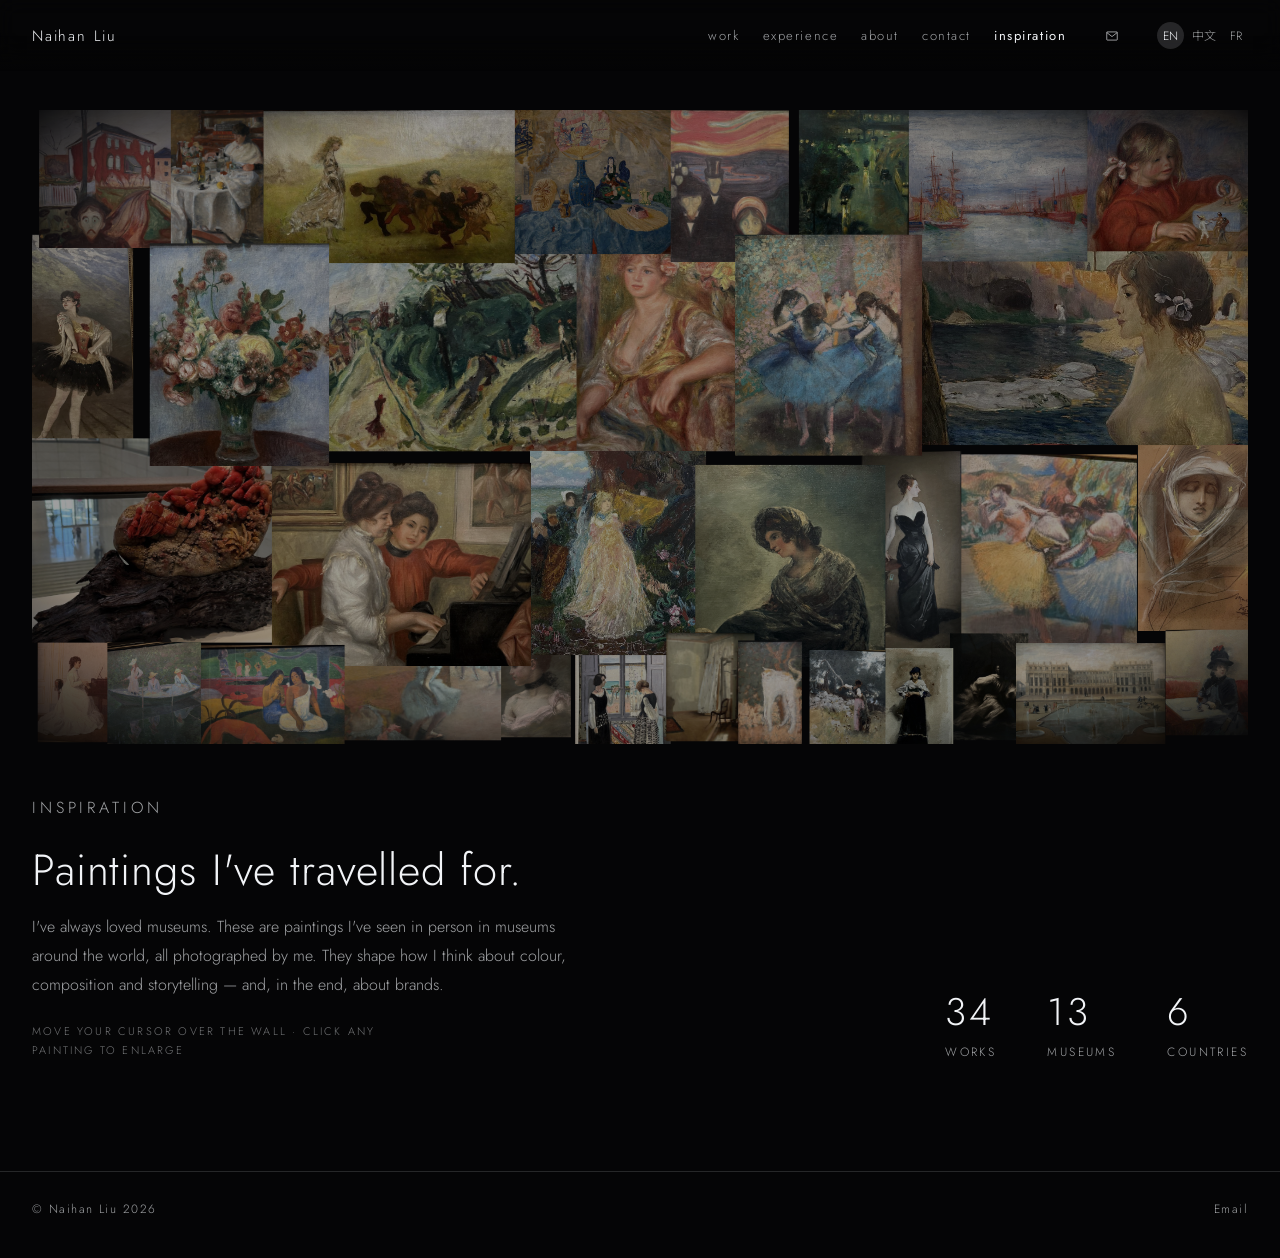
<file: inspiration.html>
<!doctype html>
<html lang="en" data-theme="dark">
<head>
<meta charset="utf-8">
<meta name="viewport" content="width=device-width, initial-scale=1">
<title>Inspiration — Naihan Liu</title>
<meta name="description" content="Paintings Naihan Liu has photographed in museums around the world.">
<link rel="canonical" href="https://naihan-liu.github.io/inspiration.html">
<meta property="og:title" content="Inspiration — Naihan Liu">
<meta property="og:url" content="https://naihan-liu.github.io/inspiration.html">
<link rel="preconnect" href="https://fonts.googleapis.com">
<link rel="preconnect" href="https://fonts.gstatic.com" crossorigin>
<link href="https://fonts.googleapis.com/css2?family=Jost:ital,wght@0,300;0,400;0,500;1,300&family=Noto+Sans+SC:wght@300;400&display=swap" rel="stylesheet">
<link rel="stylesheet" href="style.css">
<style>
  /* This page is always dark */
  :root[data-theme="dark"]{--paper:#050506;--card:#141518}
  header{background:linear-gradient(var(--paper) 40%,transparent)}
  .theme-btn{display:none}

  /* ============ Collage wall ============ */
  .wall-wrap{padding:110px var(--edge) 40px}
  .wall{position:relative;width:100%;
        -webkit-mask-image:radial-gradient(ellipse 75% 70% at 50% 50%,#000 72%,transparent 100%);
                mask-image:radial-gradient(ellipse 75% 70% at 50% 50%,#000 72%,transparent 100%)}
  .tile{position:absolute;display:block;padding:0;border:0;background:#111;cursor:zoom-in;overflow:hidden;
        filter:brightness(.62) saturate(.9);
        transform:translate(var(--dx),var(--dy)) scale(var(--s));
        opacity:0;transition:opacity 1.2s var(--ease),transform .7s var(--ease),filter .5s var(--ease),box-shadow .5s}
  .wall.ready .tile{opacity:1}
  .tile img{width:100%;height:100%;object-fit:cover;display:block}
  .tile .ph{width:100%;height:100%}
  .tile:hover,.tile:focus-visible{z-index:300!important;filter:none;
        transform:translate(var(--dx),var(--dy)) scale(calc(var(--s) * 1.06));box-shadow:0 30px 60px rgba(0,0,0,.7)}

  /* cursor spotlight */
  .spotlight{position:fixed;inset:0;z-index:40;pointer-events:none;opacity:0;transition:opacity 1.1s ease;--x:50vw;--y:50vh;
             background:radial-gradient(circle 260px at var(--x) var(--y),rgba(0,0,0,0) 0,rgba(0,0,0,0) 55%,rgba(0,0,0,.6) 100%)}
  .spotlight.on{opacity:1}
  .tip{position:fixed;z-index:60;pointer-events:none;padding:8px 12px;background:rgba(10,10,12,.82);backdrop-filter:blur(6px);
       color:#f2f4f7;font-size:12px;letter-spacing:.06em;line-height:1.5;border-radius:3px;opacity:0;transform:translate(14px,14px);
       transition:opacity .25s;max-width:280px}
  .tip.on{opacity:1}
  .tip i{font-style:italic}
  :lang(zh) .tip i{font-style:normal}
  .tip span{display:block;opacity:.6;font-size:11px;letter-spacing:.14em;text-transform:uppercase;margin-top:2px}

  /* caption under the wall */
  .outro{padding:10px var(--edge) 110px;display:grid;grid-template-columns:minmax(0,1fr) auto;gap:30px 60px;align-items:end}
  .outro h1{font-size:clamp(28px,3.4vw,46px);font-weight:300;letter-spacing:.02em;line-height:1.15;margin:12px 0 18px}
  :lang(zh) .outro h1{letter-spacing:.06em;line-height:1.35}
  .outro p{font-size:16px;line-height:1.8;color:var(--ink-soft);max-width:60ch}
  .counts{display:flex;gap:clamp(24px,4vw,56px)}
  .counts div{font-size:12px;letter-spacing:.2em;text-transform:uppercase;color:var(--ink-soft)}
  .counts strong{display:block;font-size:clamp(28px,3vw,42px);font-weight:300;color:var(--ink);margin-bottom:4px}
  .outro .hint{font-size:11px;letter-spacing:.2em;text-transform:uppercase;color:var(--ink-soft);opacity:.7;margin-top:22px}

  /* ============ Lightbox ============ */
  .lb{position:fixed;inset:0;z-index:90;background:rgba(5,5,6,.96);color:#f2f4f7;display:grid;grid-template-rows:1fr auto;
      opacity:0;pointer-events:none;transition:opacity .4s}
  .lb.open{opacity:1;pointer-events:auto}
  .lb-stage{position:relative;display:grid;place-items:center;padding:60px 70px 10px;min-height:0}
  .lb-stage img{max-width:100%;max-height:calc(100svh - 190px);object-fit:contain;box-shadow:0 30px 80px rgba(0,0,0,.6)}
  .lb-stage .ph{width:min(60vw,520px);max-height:100%}
  .lb-cap{text-align:center;padding:16px 20px 30px}
  .lb-cap .t{font-size:20px;font-style:italic}
  :lang(zh) .lb-cap .t{font-style:normal}
  .lb-cap .a{font-size:14px;opacity:.7;margin-top:4px}
  .lb-cap .n{font-size:15px;opacity:.85;max-width:60ch;margin:12px auto 0;line-height:1.7}
  .lb-cap .m{font-size:11px;letter-spacing:.2em;text-transform:uppercase;opacity:.6;margin-top:10px}
  .lb button{position:absolute;background:none;border:0;color:#f2f4f7;cursor:pointer;opacity:.7;transition:opacity .3s}
  .lb button:hover{opacity:1}
  .lb-close{top:18px;right:20px;font:inherit;font-size:12px;letter-spacing:.14em}
  .lb-prev,.lb-next{top:50%;transform:translateY(-50%);padding:20px}
  .lb-prev{left:10px}.lb-next{right:10px}
  .lb-prev svg,.lb-next svg{width:14px;height:42px}
  .lb-count{position:absolute;top:22px;left:24px;font-size:12px;letter-spacing:.14em;opacity:.6}

  @media (max-width:760px){
    .wall-wrap{padding-top:90px}
    .outro{grid-template-columns:1fr}
    .lb-stage{padding:56px 12px 6px}
    .lb-prev,.lb-next{display:none}
  }
  @media (hover:none){ .tile{filter:brightness(.85)} }
</style>
</head>
<body>
<a class="skip" href="#main" data-i18n="skip"></a>

<header>
  <a class="logo" href="index.html"></a>
  <nav>
    <div class="links">
      <a href="index.html#work" data-i18n="work"></a>
      <a href="index.html#experience" data-i18n="experience"></a>
      <a href="index.html#about" data-i18n="about"></a>
      <a href="index.html#contact" data-i18n="contact"></a>
      <a href="inspiration.html" class="active" data-i18n="inspiration"></a>
    </div>
    <div class="social" id="social"></div>
    <div class="lang" role="group" aria-label="Language"></div>
    <button class="theme-btn" id="themeBtn" aria-hidden="true" tabindex="-1"></button>
    <button class="menu-btn" id="menuBtn" data-i18n="menu"></button>
  </nav>
</header>

<div class="drawer" id="drawer">
  <button id="closeBtn" data-i18n="close"></button>
  <a href="index.html#work" data-i18n="work"></a><a href="index.html#experience" data-i18n="experience"></a><a href="index.html#about" data-i18n="about"></a><a href="index.html#contact" data-i18n="contact"></a><a href="inspiration.html" data-i18n="inspiration"></a>
  <div class="lang" role="group" aria-label="Language"></div>
</div>

<div class="spotlight" id="spot"></div>
<div class="tip" id="tip"></div>

<main id="main">
  <section class="wall-wrap"><div class="wall" id="wall"></div></section>
  <section class="outro">
    <div>
      <p class="label" data-i18n="label"></p>
      <h1 data-i18n-html="title"></h1>
      <p data-i18n="lede"></p>
      <p class="hint" data-i18n="hint"></p>
    </div>
    <div class="counts" id="counts"></div>
  </section>
</main>

<footer>
  <span id="copy"></span>
  <div class="row" id="footSocial"></div>
</footer>

<div class="lb" id="lb" role="dialog" aria-modal="true" aria-label="Artwork">
  <div class="lb-stage" id="lbStage"></div>
  <div class="lb-cap" id="lbCap"></div>
  <span class="lb-count" id="lbCount"></span>
  <button class="lb-close" id="lbClose"></button>
  <button class="lb-prev" id="lbPrev" aria-label="Previous"><svg viewBox="0 0 14 42" fill="none" stroke="currentColor" stroke-width="1.2"><path d="M12 1 2 21l10 20"/></svg></button>
  <button class="lb-next" id="lbNext" aria-label="Next"><svg viewBox="0 0 14 42" fill="none" stroke="currentColor" stroke-width="1.2"><path d="m2 1 10 20L2 41"/></svg></button>
</div>

<script>
/* =====================================================================
   ✏️  ARTWORKS — add one entry per photo.
   image:  "inspiration/filename.jpg"   ratio: width / height of the photo
   Any text can be a plain string or { en: "...", zh: "...", fr: "..." }.
   note (optional): a line about why you love it — shown in the enlarged view.
   The placeholders below (no image) only exist so the layout can be previewed.
   ===================================================================== */
const MUNCH = { en: "MUNCH", zh: "蒙克美术馆", fr: "MUNCH" };
const OSLO = { en: "Oslo", zh: "奥斯陆", fr: "Oslo" };
const KMSKA = { en: "KMSKA", zh: "安特卫普皇家美术馆", fr: "KMSKA" };
const ANTWERP = { en: "Antwerp", zh: "安特卫普", fr: "Anvers" };
const ANG = { en: "Alte Nationalgalerie", zh: "柏林老国家美术馆", fr: "Alte Nationalgalerie" };
const BERLIN = { en: "Berlin", zh: "柏林", fr: "Berlin" };
const ENSOR = { en: "James Ensor", zh: "詹姆斯·恩索尔", fr: "James Ensor" };
const PARIS = { en: "Paris", zh: "巴黎", fr: "Paris" };
const ORANGERIE = { en: "Musée de l'Orangerie", zh: "橘园美术馆", fr: "Musée de l'Orangerie" };
const RENOIR = { en: "Pierre-Auguste Renoir", zh: "皮埃尔-奥古斯特·雷诺阿", fr: "Pierre-Auguste Renoir" };
const ORSAY = { en: "Musée d'Orsay", zh: "奥赛博物馆", fr: "Musée d'Orsay" };
const BEIJING = { en: "Beijing", zh: "北京", fr: "Pékin" };
const DEGAS = { en: "Edgar Degas", zh: "埃德加·德加", fr: "Edgar Degas" };
const SARGENT = { en: "John Singer Sargent", zh: "约翰·辛格·萨金特", fr: "John Singer Sargent" };
const ARTWORKS = [
  { image: "inspiration/munch-red-virginia-creeper.jpg", photo: "inspiration/munch-red-virginia-creeper-wall.jpg", ratio: 1.014,
    title: { en: "Red Virginia Creeper", zh: "红色爬山虎", fr: "Vigne vierge rouge" }, artist: { en: "Edvard Munch", zh: "爱德华·蒙克", fr: "Edvard Munch" },
    year: "1898–1900", museum: MUNCH, city: OSLO, country: "NO" },
  { image: "inspiration/ensor-oyster-eater.jpg", photo: "inspiration/ensor-oyster-eater-wall.jpg", ratio: 0.697,
    title: { en: "The Oyster Eater", zh: "吃牡蛎的女人", fr: "La Mangeuse d'huîtres" }, artist: ENSOR,
    year: "1882", museum: KMSKA, city: ANTWERP, country: "BE" },
  { image: "inspiration/muller-snow-white.jpg", photo: "inspiration/muller-snow-white-wall.jpg", ratio: 1.628,
    title: { en: "Snow White and the Seven Dwarfs", zh: "白雪公主与七个小矮人", fr: "Blanche-Neige et les sept nains" }, artist: { en: "Victor Müller", zh: "维克多·穆勒", fr: "Victor Müller" },
    year: "1870", museum: ANG, city: BERLIN, country: "DE" },
  { image: "inspiration/ensor-chinoiseries.jpg", photo: "inspiration/ensor-chinoiseries-wall.jpg", ratio: 1.295,
    title: { en: "Still Life with Chinoiseries", zh: "有中国风器物的静物", fr: "Nature morte aux chinoiseries" }, artist: ENSOR,
    year: "1906", museum: KMSKA, city: ANTWERP, country: "BE" },
  { image: "inspiration/munch-anxiety.jpg", photo: "inspiration/munch-anxiety-wall.jpg", ratio: 0.779,
    title: { en: "Anxiety", zh: "焦虑", fr: "L'Angoisse" }, artist: { en: "Edvard Munch", zh: "爱德华·蒙克", fr: "Edvard Munch" },
    year: "1894", museum: MUNCH, city: OSLO, country: "NO" },
  { image: "inspiration/ury-nollendorfplatz.jpg", photo: "inspiration/ury-nollendorfplatz-wall.jpg", ratio: 0.725,
    title: { en: "Nollendorfplatz at Night", zh: "夜晚的诺伦多夫广场", fr: "Nollendorfplatz la nuit" }, artist: { en: "Lesser Ury", zh: "莱塞·乌里", fr: "Lesser Ury" },
    year: "", museum: ANG, city: BERLIN, country: "DE" },
  { image: "inspiration/ensor-harbour.jpg", photo: "inspiration/ensor-harbour-wall.jpg", ratio: 1.257,
    title: { en: "Harbour", zh: "港口", fr: "Le Port" }, artist: ENSOR,
    year: "", museum: KMSKA, city: ANTWERP, country: "BE" },
  { image: "inspiration/renoir-claude-playing.jpg", photo: "inspiration/renoir-claude-playing-wall.jpg", ratio: 1.227,
    title: { en: "Claude Renoir Playing", zh: "玩耍的克劳德·雷诺阿", fr: "Claude Renoir, jouant" }, artist: RENOIR,
    year: "c. 1905", museum: ORANGERIE, city: PARIS, country: "FR" },
  { image: "inspiration/garnier-la-maladetta.jpg", photo: "inspiration/garnier-la-maladetta-wall.jpg", ratio: 0.542,
    title: { en: "La Maladetta (ballet)", zh: "《La Maladetta》（芭蕾）", fr: "La Maladetta (ballet)" }, artist: "",
    year: "", museum: { en: "Palais Garnier", zh: "巴黎歌剧院（加尼叶宫）", fr: "Palais Garnier" }, city: PARIS, country: "FR" },
  { image: "inspiration/renoir-flowers-in-a-vase.jpg", photo: "inspiration/renoir-flowers-in-a-vase-wall.jpg", ratio: 0.806,
    title: { en: "Flowers in a Vase", zh: "花瓶中的花", fr: "Fleurs dans un vase" }, artist: RENOIR,
    year: "", museum: ORANGERIE, city: PARIS, country: "FR" },
  { image: "inspiration/soutine-landscape.jpg", photo: "inspiration/soutine-landscape-wall.jpg", ratio: 1.367,
    title: { en: "Landscape", zh: "风景", fr: "Paysage" }, artist: { en: "Chaïm Soutine", zh: "柴姆·苏丁", fr: "Chaïm Soutine" },
    year: "", museum: ORANGERIE, city: PARIS, country: "FR" },
  { image: "inspiration/renoir-blonde-woman-rose.jpg", photo: "inspiration/renoir-blonde-woman-rose-wall.jpg", ratio: 0.826,
    title: { en: "Blonde Woman with a Rose", zh: "戴玫瑰的金发女子", fr: "Femme blonde à la rose" }, artist: RENOIR,
    year: "", museum: ORANGERIE, city: PARIS, country: "FR" },
  { image: "inspiration/degas-blue-dancers.jpg", photo: "inspiration/degas-blue-dancers-wall.jpg", ratio: 0.846,
    title: { en: "Blue Dancers", zh: "蓝色舞者", fr: "Danseuses bleues" }, artist: DEGAS,
    year: "c. 1893", museum: ORSAY, city: PARIS, country: "FR" },
  { image: "inspiration/toorop-hetaera.jpg", photo: "inspiration/toorop-hetaera-wall.jpg", ratio: 1.628,
    title: { en: "Hetaera (Venus of the Sea)", zh: "交际花（海之维纳斯）", fr: "Hétaïre (Vénus de la mer)" }, artist: { en: "Jan Toorop", zh: "扬·托罗普", fr: "Jan Toorop" },
    year: "1889–1890", museum: ANG, city: BERLIN, country: "DE" },
  { image: "inspiration/zhou-hongping-bloodstone.jpg", photo: "inspiration/zhou-hongping-bloodstone-wall.jpg", ratio: 1.365,
    title: { en: "Abundance Year After Year", zh: "连年有余", fr: "Abondance d'année en année" }, artist: { en: "Zhou Hongping · Balin bloodstone", zh: "周宏平 · 巴林鸡血石", fr: "Zhou Hongping · pierre de sang de Balin" },
    year: "", museum: { en: "China National Arts and Crafts Museum", zh: "中国工艺美术馆", fr: "Musée national des arts et métiers de Chine" }, city: BEIJING, country: "CN" },
  { image: "inspiration/renoir-lerolle-piano.jpg", photo: "inspiration/renoir-lerolle-piano-wall.jpg", ratio: 1.276,
    title: { en: "Yvonne and Christine Lerolle at the Piano", zh: "钢琴前的伊冯娜与克里斯蒂娜·勒罗尔", fr: "Yvonne et Christine Lerolle au piano" }, artist: RENOIR,
    year: "c. 1897", museum: ORANGERIE, city: PARIS, country: "FR" },
  { image: "inspiration/berlin-woman-yellow-gown.jpg", photo: "inspiration/berlin-woman-yellow-gown-wall.jpg", ratio: 0.863,
    title: "", artist: "", year: "", museum: ANG, city: BERLIN, country: "DE" },
  { image: "inspiration/goya-milkmaid-bordeaux.jpg", photo: "inspiration/goya-milkmaid-bordeaux-wall.jpg", ratio: 0.939,
    title: { en: "The Milkmaid of Bordeaux", zh: "波尔多的挤奶女工", fr: "La Laitière de Bordeaux" }, artist: { en: "Francisco de Goya", zh: "弗朗西斯科·戈雅", fr: "Francisco de Goya" },
    year: "c. 1825–1827", museum: { en: "Museo del Prado", zh: "普拉多博物馆", fr: "Musée du Prado" }, city: { en: "Madrid", zh: "马德里", fr: "Madrid" }, country: "ES" },
  { image: "inspiration/sargent-madame-x.jpg", photo: "inspiration/sargent-madame-x-wall.jpg", ratio: 0.498,
    title: { en: "Madame X (Madame Pierre Gautreau)", zh: "X 夫人（皮埃尔·戈特罗夫人）", fr: "Madame X (Madame Pierre Gautreau)" }, artist: SARGENT,
    year: "1883–1884", museum: ORSAY, city: PARIS, country: "FR",
    note: { en: "Seen at the Musée d'Orsay's Sargent exhibition, on loan from The Met.", zh: "在奥赛博物馆的萨金特特展上看到，由大都会艺术博物馆借展。", fr: "Vu à l'exposition Sargent du musée d'Orsay, prêt du Metropolitan Museum of Art." } },
  { image: "inspiration/degas-three-dancers.jpg", photo: "inspiration/degas-three-dancers-wall.jpg", ratio: 0.867,
    title: { en: "Three Dancers", zh: "三位舞者", fr: "Trois danseuses" }, artist: DEGAS,
    year: "", museum: ORSAY, city: PARIS, country: "FR" },
  { image: "inspiration/martinez-de-la-vega-dolorosa.jpg", photo: "inspiration/martinez-de-la-vega-dolorosa-wall.jpg", ratio: 0.617,
    title: { en: "Our Lady of Sorrows (Dolorosa)", zh: "悲伤圣母（Dolorosa）", fr: "Dolorosa" }, artist: { en: "Joaquín Martínez de la Vega", zh: "华金·马丁内斯·德拉维加", fr: "Joaquín Martínez de la Vega" },
    year: "", museum: { en: "Museo Casa Natal Picasso", zh: "毕加索故居博物馆", fr: "Musée Maison natale de Picasso" }, city: { en: "Málaga", zh: "马拉加", fr: "Malaga" }, country: "ES" },
  { image: "inspiration/petit-palais-woman-piano.jpg", photo: "inspiration/petit-palais-woman-piano-wall.jpg", ratio: 0.769,
    title: "", artist: "", year: "", museum: { en: "Petit Palais", zh: "小皇宫博物馆", fr: "Petit Palais" }, city: PARIS, country: "FR" },
  { image: "inspiration/monet-en-norvegienne.jpg", photo: "inspiration/monet-en-norvegienne-wall.jpg", ratio: 0.887,
    title: { en: "In the \"Norwegian\" Boat", zh: "挪威小船", fr: "En norvégienne" }, artist: { en: "Claude Monet", zh: "克劳德·莫奈", fr: "Claude Monet" },
    year: "c. 1887", museum: ORSAY, city: PARIS, country: "FR" },
  { image: "inspiration/gauguin-arearea.jpg", photo: "inspiration/gauguin-arearea-wall.jpg", ratio: 1.266,
    title: { en: "Arearea (Joyfulness)", zh: "欢乐（Arearea）", fr: "Arearea" }, artist: { en: "Paul Gauguin", zh: "保罗·高更", fr: "Paul Gauguin" },
    year: "1892", museum: ORSAY, city: PARIS, country: "FR" },
  { image: "inspiration/degas-dancer-blue.jpg", photo: "inspiration/degas-dancer-blue-wall.jpg", ratio: 1.613,
    title: "", artist: DEGAS, year: "", museum: ORSAY, city: PARIS, country: "FR" },
  { image: "inspiration/petit-palais-pastel-portrait.jpg", photo: "inspiration/petit-palais-pastel-portrait-wall.jpg", ratio: 0.791,
    title: "", artist: "", year: "", museum: { en: "Petit Palais", zh: "小皇宫博物馆", fr: "Petit Palais" }, city: PARIS, country: "FR" },
  { image: "inspiration/mam-women-at-window.jpg", photo: "inspiration/mam-women-at-window-wall.jpg", ratio: 0.857,
    title: "", artist: "", year: "", museum: { en: "Musée d'Art Moderne de Paris", zh: "巴黎市立现代艺术博物馆", fr: "Musée d'Art Moderne de Paris" }, city: PARIS, country: "FR" },
  { image: "inspiration/menzel-balcony-room.jpg", photo: "inspiration/menzel-balcony-room-wall.jpg", ratio: 0.819,
    title: { en: "The Balcony Room", zh: "阳台房间", fr: "La Chambre au balcon" }, artist: { en: "Adolph Menzel", zh: "阿道夫·门采尔", fr: "Adolph Menzel" },
    year: "1845", museum: ANG, city: BERLIN, country: "DE" },
  { image: "inspiration/bonnard-white-cat.jpg", photo: "inspiration/bonnard-white-cat-wall.jpg", ratio: 0.609,
    title: { en: "The White Cat", zh: "白猫", fr: "Le Chat blanc" }, artist: { en: "Pierre Bonnard", zh: "皮埃尔·博纳尔", fr: "Pierre Bonnard" },
    year: "1894", museum: ORSAY, city: PARIS, country: "FR" },
  { image: "inspiration/sargent-a-capriote.jpg", photo: "inspiration/sargent-a-capriote-wall.jpg", ratio: 0.728,
    title: { en: "A Capriote", zh: "卡普里女孩", fr: "Une Capriote" }, artist: SARGENT,
    year: "1878", museum: ORSAY, city: PARIS, country: "FR" },
  { image: "inspiration/sargent-watercolour-woman.jpg", photo: "inspiration/sargent-watercolour-woman-wall.jpg", ratio: 0.729,
    title: "", artist: SARGENT, year: "", museum: ORSAY, city: PARIS, country: "FR" },
  { image: "inspiration/grand-palais-figure-dark.jpg", photo: "inspiration/grand-palais-figure-dark-wall.jpg", ratio: 0.732,
    title: "", artist: "", year: "", museum: { en: "Grand Palais", zh: "巴黎大皇宫", fr: "Grand Palais" }, city: PARIS, country: "FR" },
  { image: "inspiration/versailles-chateau-gardens-1672.jpg", photo: "inspiration/versailles-chateau-gardens-1672-wall.jpg", ratio: 1.338,
    title: { en: "View of the Château de Versailles from the Gardens", zh: "从花园望凡尔赛宫", fr: "Vue du château de Versailles, du côté des jardins" }, artist: { en: "Anonymous", zh: "佚名", fr: "Anonyme" },
    year: "c. 1672", museum: { en: "Palace of Versailles", zh: "凡尔赛宫", fr: "Château de Versailles" }, city: { en: "Versailles", zh: "凡尔赛", fr: "Versailles" }, country: "FR" },
  { image: "inspiration/cafe-woman-red-banquette.jpg", photo: "inspiration/cafe-woman-red-banquette-wall.jpg", ratio: 0.794,
    title: "", artist: "", year: "", museum: "", city: "", country: "" },
];

const NAME = "Naihan Liu", EMAIL = "naihannn.liu@gmail.com";
const UI = {
  title_tag: { en: "Inspiration — Naihan Liu", zh: "灵感 — Naihan Liu", fr: "Inspiration — Naihan Liu" },
  skip: { en: "Skip to content", zh: "跳到正文", fr: "Aller au contenu" },
  work: { en: "work", zh: "作品", fr: "projets" },
  experience: { en: "experience", zh: "经历", fr: "parcours" },
  about: { en: "about", zh: "关于", fr: "à propos" },
  contact: { en: "contact", zh: "联系", fr: "contact" },
  inspiration: { en: "inspiration", zh: "灵感", fr: "inspiration" },
  menu: { en: "menu", zh: "菜单", fr: "menu" },
  close: { en: "close", zh: "关闭", fr: "fermer" },
  label: { en: "Inspiration", zh: "灵感", fr: "Inspiration" },
  title: { en: "Paintings I've travelled for.", zh: "那些让我专程奔赴的画。", fr: "Les tableaux pour lesquels j'ai voyagé." },
  lede: { en: "I've always loved museums. These are paintings I've seen in person in museums around the world, all photographed by me. They shape how I think about colour, composition and storytelling — and, in the end, about brands.",
          zh: "我一直很爱逛博物馆。这里是我在世界各地的博物馆亲眼看过、亲手拍下的画。它们影响着我对色彩、构图和叙事的理解，最终也影响着我对品牌的理解。",
          fr: "J'aime les musées depuis toujours. Voici des tableaux que j'ai vus de mes propres yeux dans des musées du monde entier, tous photographiés par moi-même. Ils nourrissent ma façon de penser la couleur, la composition et la narration — et, au fond, les marques." },
  hint: { en: "Move your cursor over the wall · click any painting to enlarge", zh: "移动鼠标探索 · 点击任意一幅画查看大图", fr: "Déplacez le curseur sur le mur · cliquez sur un tableau pour l'agrandir" },
  hintTouch: { en: "Tap any painting to enlarge", zh: "点击任意一幅画查看大图", fr: "Touchez un tableau pour l'agrandir" },
  works: { en: "works", zh: "幅作品", fr: "œuvres" },
  museums: { en: "museums", zh: "座博物馆", fr: "musées" },
  countries: { en: "countries", zh: "个国家", fr: "pays" },
};
/* ===================================================================== */

const LANGS = [['en','EN','en'],['zh','中文','zh-CN'],['fr','FR','fr']];
const codes = LANGS.map(l => l[0]);
let lang = (() => {
  const q = new URLSearchParams(location.search).get('lang'); if (codes.includes(q)) return q;
  try { const s = localStorage.getItem('lang'); if (codes.includes(s)) return s; } catch(e){}
  const n = (navigator.language || 'en').slice(0,2).toLowerCase();
  return codes.includes(n) ? n : 'en';
})();
const t = v => (v && typeof v === 'object' && !Array.isArray(v)) ? (v[lang] ?? v.en) : (v ?? '');
const $ = id => document.getElementById(id);
const key = v => typeof v === 'object' ? v.en : v;
const hoverable = matchMedia('(hover:hover)').matches;
// placeholder "painting": layered gradients so the wall reads like a collage before photos arrive
const phBg = (c,i) => `radial-gradient(circle at ${20+(i*37)%60}% ${25+(i*53)%50}%, ${c[1]}cc, transparent 55%), linear-gradient(${(i*47)%180}deg, ${c[0]}, ${c[1]}66)`;

// header / footer
const EMAIL_ICON = '<svg viewBox="0 0 24 24" fill="none" stroke="currentColor" stroke-width="1.6"><rect x="3" y="5" width="18" height="14" rx="1"/><path d="m3 6 9 7 9-7"/></svg>';
document.querySelector('.logo').textContent = NAME;
$('social').innerHTML = `<a href="mailto:${EMAIL}" aria-label="Email">${EMAIL_ICON}</a>`;
$('footSocial').innerHTML = `<a href="mailto:${EMAIL}">Email</a>`;
$('copy').textContent = `© ${NAME} ${new Date().getFullYear()}`;
document.querySelectorAll('.lang').forEach(g => {
  g.innerHTML = LANGS.map(([c,l]) => `<button type="button" data-lang="${c}">${l}</button>`).join('');
  g.onclick = e => { const c = e.target.dataset && e.target.dataset.lang; if (c) setLang(c); };
});

// ---------- collage layout ----------
function rng(seed){ return () => { seed = (seed * 16807) % 2147483647; return (seed - 1) / 2147483646; }; }
const tiles = ARTWORKS.map((a,i) => {
  const b = document.createElement('button');
  b.className = 'tile'; b.type = 'button'; b.dataset.i = i;
  b.innerHTML = a.image ? `<img src="${a.image}" alt="" loading="lazy">` : `<div class="ph" style="background:${phBg(a.color,i)}"></div>`;
  b.onclick = () => openLB(i);
  b.onmouseenter = () => showTip(a); b.onmouseleave = hideTip;
  b.onfocus = () => showTip(a, b); b.onblur = hideTip;
  $('wall').appendChild(b);
  return b;
});
function pack(W, base, commit){
  const R = rng(7);
  let y = 0, i = 0;
  while (i < ARTWORKS.length){
    const target = base * (.7 + R()*.6);                      // varied row heights
    let row = [], sum = 0;
    while (i < ARTWORKS.length && (sum * target < W || row.length < 2)){ row.push(i); sum += ARTWORKS[i].ratio || 1; i++; }
    // don't leave a short orphan row at the end: fold the leftovers into this row
    const rest = ARTWORKS.slice(i).reduce((t, a) => t + (a.ratio || 1), 0);
    if (rest > 0 && rest * target < W * .6){ while (i < ARTWORKS.length){ row.push(i); sum += ARTWORKS[i].ratio || 1; i++; } }
    const last = i >= ARTWORKS.length && sum * target < W * .7;
    const h = last ? target : W / sum;
    let x = last ? (W - sum*h)/2 : 0;
    row.forEach(k => {
      const w = (ARTWORKS[k].ratio || 1) * h, j1 = R(), j2 = R(), j3 = R(), j4 = R();
      if (commit){
        const el = tiles[k];
        el.style.left = x+'px'; el.style.top = y+'px'; el.style.width = w+'px'; el.style.height = h+'px';
        el.style.setProperty('--dx', ((j1-.5) * h * .18).toFixed(1)+'px');   // jitter → overlapping collage
        el.style.setProperty('--dy', ((j2-.5) * h * .22).toFixed(1)+'px');
        el.style.setProperty('--s', (1.03 + j3*.1).toFixed(3));
        el.style.zIndex = Math.floor(j4*100);
      }
      x += w;
    });
    y += h;
  }
  return y;
}
function layout(){
  const W = $('wall').clientWidth;
  // aim for a wall roughly one screen tall (like a moodboard poster)
  const goal = W < 600 ? W * 1.45 : Math.min(W * .6, innerHeight * .88);
  let lo = 20, hi = W;
  for (let n = 0; n < 30; n++){ const mid = (lo+hi)/2; pack(W, mid, false) > goal ? hi = mid : lo = mid; }
  $('wall').style.height = pack(W, lo, true) + 'px';
}
layout();
requestAnimationFrame(() => $('wall').classList.add('ready'));
let rt; addEventListener('resize', () => { clearTimeout(rt); rt = setTimeout(layout, 120); });

// ---------- spotlight + tooltip ----------
const spot = $('spot'), tip = $('tip');
if (hoverable){
  addEventListener('pointermove', e => {
    spot.style.setProperty('--x', e.clientX+'px'); spot.style.setProperty('--y', e.clientY+'px');
    tip.style.left = e.clientX+'px'; tip.style.top = e.clientY+'px';
    const r = $('wall').getBoundingClientRect();
    spot.classList.toggle('on', e.clientY > r.top && e.clientY < r.bottom && e.clientX > r.left && e.clientX < r.right);
  });
  document.addEventListener('pointerleave', () => spot.classList.remove('on'));
}
function showTip(a, el){
  if (!hoverable && !el) return;
  tip.innerHTML = `<i>${t(a.title)}</i>${a.artist ? ' — '+t(a.artist) : ''}<span>${[t(a.museum), t(a.city)].filter(Boolean).join(' · ')}</span>`;
  if (el){ const r = el.getBoundingClientRect(); tip.style.left = r.left+'px'; tip.style.top = r.bottom+'px'; }
  tip.classList.add('on');
}
function hideTip(){ tip.classList.remove('on'); }

// ---------- counts ----------
function renderCounts(){
  const n = new Set(ARTWORKS.filter(a => key(a.museum)).map(a => key(a.museum)+'|'+key(a.city))).size;
  const c = new Set(ARTWORKS.filter(a => a.country).map(a => key(a.country))).size;
  $('counts').innerHTML = [[ARTWORKS.length, UI.works],[n, UI.museums],[c, UI.countries]]
    .map(([v,l]) => `<div><strong>${v}</strong>${t(l)}</div>`).join('');
}

// ---------- lightbox ----------
let cur = 0, lastFocus;
function showLB(i){
  cur = i; const a = ARTWORKS[i];
  $('lbStage').innerHTML = a.image ? `<img src="${a.photo || a.image}" alt="${t(a.title)}${a.artist ? ' — '+t(a.artist) : ''}">`
    : `<div class="ph" style="aspect-ratio:${a.ratio||1};background:${phBg(a.color,i)}"></div>`;
  $('lbCap').innerHTML = `<div class="t">${t(a.title)}</div><div class="a">${t(a.artist)}${a.year?', '+a.year:''}</div>
    ${a.note ? `<p class="n">${t(a.note)}</p>` : ''}<div class="m">${[t(a.museum), t(a.city)].filter(Boolean).join(' · ')}</div>`;
  $('lbCount').textContent = `${i+1} / ${ARTWORKS.length}`;
}
function openLB(i){ lastFocus = document.activeElement; hideTip(); showLB(i); $('lb').classList.add('open'); document.body.style.overflow='hidden'; $('lbClose').focus(); }
function closeLB(){ if (!$('lb').classList.contains('open')) return; $('lb').classList.remove('open'); document.body.style.overflow=''; lastFocus && lastFocus.focus(); }
const step = d => showLB((cur + d + ARTWORKS.length) % ARTWORKS.length);
$('lbClose').onclick = closeLB; $('lbPrev').onclick = () => step(-1); $('lbNext').onclick = () => step(1);
$('lbStage').onclick = e => { if (e.target === $('lbStage')) closeLB(); };
addEventListener('keydown', e => {
  if (!$('lb').classList.contains('open')) return;
  if (e.key === 'Escape') closeLB(); if (e.key === 'ArrowLeft') step(-1); if (e.key === 'ArrowRight') step(1);
});
let sx = null;
$('lb').addEventListener('touchstart', e => sx = e.touches[0].clientX, {passive:true});
$('lb').addEventListener('touchend', e => { if (sx === null) return; const dx = e.changedTouches[0].clientX - sx; if (Math.abs(dx) > 50) step(dx < 0 ? 1 : -1); sx = null; });

// ---------- language ----------
function render(){
  document.documentElement.lang = LANGS.find(l => l[0]===lang)[2];
  document.title = t(UI.title_tag);
  document.querySelectorAll('[data-i18n]').forEach(el => el.textContent = t(UI[el.dataset.i18n]));
  document.querySelectorAll('[data-i18n-html]').forEach(el => el.innerHTML = t(UI[el.dataset.i18nHtml]));
  if (!hoverable) document.querySelector('.hint').textContent = t(UI.hintTouch);
  document.querySelectorAll('.lang button').forEach(b => b.setAttribute('aria-pressed', b.dataset.lang === lang));
  tiles.forEach((b,i) => b.setAttribute('aria-label', [t(ARTWORKS[i].title), t(ARTWORKS[i].artist)].filter(Boolean).join(' — ')));
  $('lbClose').textContent = t(UI.close) + ' ✕';
  renderCounts();
  if ($('lb').classList.contains('open')) showLB(cur);
}
function setLang(c){
  if (c === lang) return; lang = c;
  try { localStorage.setItem('lang', c); } catch(e){}
  const u = new URL(location.href); u.searchParams.set('lang', c); try { history.replaceState(null,'',u); } catch(e){}
  render();
}
render();

// mobile menu
$('menuBtn').onclick = () => $('drawer').classList.add('open');
$('closeBtn').onclick = () => $('drawer').classList.remove('open');
</script>
</body>
</html>
</file>
<file: style.css>
/* ============ Design tokens ============ */
  :root{
    --paper:#e7eaee;
    --card:#d8dce1;
    --ink:#1d1f22;
    --ink-soft:rgba(29,31,34,.62);
    --hairline:rgba(29,31,34,.12);
    --accent:#2f5bff;
    --edge:max(calc((100vw - 1560px)/2), clamp(16px,2.5vw,64px));
    --gap:clamp(10px,1vw,14px);
    --ease:cubic-bezier(.23,1,.32,1);
    --font:"Futura","Jost","Avenir Next",system-ui,"PingFang SC","Noto Sans SC",sans-serif;
  }
  @media (prefers-color-scheme: dark){
    :root:not([data-theme="light"]){
      --paper:#121417; --card:#1d2024; --ink:#f2f4f7;
      --ink-soft:rgba(242,244,247,.66); --hairline:rgba(242,244,247,.14);
    }
  }
  :root[data-theme="dark"]{
    --paper:#121417; --card:#1d2024; --ink:#f2f4f7;
    --ink-soft:rgba(242,244,247,.66); --hairline:rgba(242,244,247,.14);
  }

  *{box-sizing:border-box;margin:0;padding:0}
  html{scroll-behavior:smooth}
  body{background:var(--paper);color:var(--ink);font-family:var(--font);font-weight:300;
       -webkit-font-smoothing:antialiased;overflow-x:hidden;transition:background .4s,color .4s}
  a{color:inherit;text-decoration:none}
  img,video{display:block;max-width:100%}
  section{scroll-margin-top:70px}
  .skip{position:absolute;left:-999px}
  .skip:focus{left:16px;top:16px;z-index:99;background:var(--ink);color:var(--paper);padding:8px 12px}

  /* ============ Header ============ */
  header{position:fixed;inset:0 0 auto;z-index:50;display:flex;align-items:center;justify-content:space-between;
         padding:22px var(--edge);background:linear-gradient(var(--paper) 40%, transparent)}
  header::before{content:"";position:absolute;inset:0;z-index:-1;backdrop-filter:blur(10px);
         -webkit-mask:linear-gradient(#000 50%,transparent);mask:linear-gradient(#000 50%,transparent)}
  .logo{font-size:15px;letter-spacing:.12em}
  nav{display:flex;align-items:center;gap:clamp(16px,3vw,48px)}
  .links{display:flex;gap:clamp(14px,1.8vw,26px);font-size:13px;letter-spacing:.12em}
  .links a{color:var(--ink-soft);transition:color .3s}
  .links a:hover,.links a.active{color:var(--ink);font-weight:400}
  .social{display:flex;gap:22px}
  .social a{color:var(--ink-soft);display:grid;place-items:center;transition:color .3s,transform .3s var(--ease)}
  .social a:hover{color:var(--ink);transform:translateY(-2px)}
  .social svg{width:14px;height:14px}
  .theme-btn{background:none;border:0;color:var(--ink-soft);cursor:pointer;display:grid;place-items:center}
  .theme-btn:hover{color:var(--ink)}
  .theme-btn svg{width:15px;height:15px}

  /* ============ Hero ============ */
  .hero{min-height:100svh;display:flex;flex-direction:column;align-items:center;justify-content:center;
        padding:110px var(--edge) 90px;position:relative;text-align:center}
  .tagline{font-size:12px;letter-spacing:.24em;text-transform:uppercase;color:var(--ink-soft);margin-bottom:clamp(18px,3vw,36px);line-height:1.8}
  .stage{position:relative;width:100%;display:grid;place-items:center}
  .big-name{position:absolute;top:-.12em;left:50%;transform:translateX(-50%);
            font-size:clamp(56px,10vw,150px);font-weight:500;letter-spacing:.05em;white-space:nowrap;
            color:var(--accent);filter:blur(7px);opacity:.75;pointer-events:none;
            animation:breathe 7s ease-in-out infinite}
  @keyframes breathe{50%{filter:blur(11px);opacity:.55}}
  .carousel{position:relative;width:min(460px,72vw);aspect-ratio:1.18;margin-top:clamp(40px,6vw,70px)}
  .slide{position:absolute;inset:0;border-radius:6px;overflow:hidden;opacity:0;
         transform:translateY(14px) rotate(-1.5deg) scale(.97);
         transition:opacity .9s var(--ease),transform .9s var(--ease);
         box-shadow:0 30px 60px -20px rgba(20,30,60,.35),0 8px 18px -8px rgba(20,30,60,.25)}
  .slide.on{opacity:1;transform:none}
  .slide img{width:100%;height:100%;object-fit:cover}
  .arrow{position:absolute;top:50%;transform:translateY(-50%);background:none;border:0;cursor:pointer;
         color:var(--ink);opacity:.7;padding:20px;transition:opacity .3s,transform .4s var(--ease)}
  .arrow:hover{opacity:1}
  .arrow svg{width:14px;height:42px}
  .prev{left:clamp(-140px,-14vw,-40px)} .prev:hover{transform:translate(-4px,-50%)}
  .next{right:clamp(-140px,-14vw,-40px)} .next:hover{transform:translate(4px,-50%)}
  .caption{margin-top:34px;font-size:12px;letter-spacing:.24em;text-transform:uppercase;color:var(--ink-soft);min-height:1em}
  .scroll-cue{position:absolute;bottom:42px;left:50%;transform:translateX(-50%);color:var(--ink-soft);animation:cue 2.4s ease-in-out infinite}
  .scroll-cue svg{width:32px;height:14px}
  @keyframes cue{50%{transform:translate(-50%,6px)}}

  /* placeholder slides / cards (remove once real photos are added) */
  .ph{position:relative;height:100%;display:flex;flex-direction:column;justify-content:flex-end;padding:clamp(18px,3vw,36px);color:#fff;text-align:left}
  .ph b{font-weight:400;font-size:clamp(26px,3.4vw,52px);letter-spacing:.02em;line-height:1}
  .ph i{font-style:normal;font-size:12px;letter-spacing:.24em;text-transform:uppercase;opacity:.75;margin-bottom:10px}
  .ph .stat{position:absolute;top:clamp(18px,3vw,36px);right:clamp(18px,3vw,36px);text-align:right;font-size:12px;letter-spacing:.14em;opacity:.85}
  .ph .stat strong{display:block;font-weight:400;font-size:clamp(22px,2.6vw,38px);letter-spacing:.02em}
  .slide .ph{justify-content:center;align-items:center;text-align:center}
  .slide .ph b{font-size:clamp(34px,5vw,60px);letter-spacing:.12em;text-transform:uppercase;font-weight:300}

  /* ============ Sections ============ */
  .section{padding:40px var(--edge) 110px}
  .label{font-size:12px;letter-spacing:.24em;text-transform:uppercase;color:var(--ink-soft);margin-bottom:22px}

  /* Projects grid */
  .grid{display:grid;grid-template-columns:1fr 1fr;gap:var(--gap);align-items:start}
  .col{display:flex;flex-direction:column;gap:var(--gap)}
  .card{position:relative;display:block;overflow:hidden;border-radius:3px;background:var(--card);cursor:pointer;
        border:0;font:inherit;text-align:left;width:100%;color:inherit;
        opacity:0;transform:translateY(40px);transition:opacity 1s var(--ease),transform 1s var(--ease)}
  .card.in{opacity:1;transform:none}
  .card .media{width:100%;transition:transform 1.2s var(--ease)}
  .card .media img,.card .media video{width:100%;height:100%;object-fit:cover}
  .card:hover .media{transform:scale(1.03)}
  .card::after{content:"";position:absolute;inset:0;background:linear-gradient(transparent 55%,rgba(0,0,0,.5));opacity:0;transition:opacity .5s}
  .card:hover::after,.card:focus-visible::after{opacity:1}
  .meta{position:absolute;left:0;right:0;bottom:0;z-index:2;display:flex;justify-content:space-between;align-items:end;gap:12px;
        padding:16px 16px 14px;color:#fff;font-size:14px;letter-spacing:.04em;opacity:0;transform:translateY(8px);
        transition:opacity .5s var(--ease),transform .5s var(--ease)}
  .meta small{font-size:13px;opacity:.85}
  .card:hover .meta,.card:focus-visible .meta{opacity:1;transform:none}
  .card:hover .ph b,.card:hover .ph i{opacity:0}
  .ph b,.ph i{transition:opacity .4s}

  /* Experience list */
  .xp{border-top:1px solid var(--hairline)}
  .xp-row{display:grid;grid-template-columns:200px minmax(0,1fr) auto;gap:24px;align-items:baseline;
          padding:22px 0;border-bottom:1px solid var(--hairline);transition:padding .5s var(--ease)}
  .xp-row:hover{padding-left:10px}
  .xp-date{font-size:13px;letter-spacing:.08em;color:var(--ink-soft)}
  .xp-co{font-size:clamp(20px,2vw,26px);font-weight:400;letter-spacing:.02em}
  .xp-role{display:block;font-size:15px;color:var(--ink-soft);margin-top:4px}
  .xp-loc{font-size:12px;letter-spacing:.2em;text-transform:uppercase;color:var(--ink-soft)}

  /* About */
  .about{display:grid;grid-template-columns:minmax(0,.8fr) minmax(0,1.4fr);gap:clamp(24px,5vw,80px);align-items:start}
  .portrait{width:100%;max-width:380px;aspect-ratio:4/5;object-fit:cover;border-radius:4px;
            filter:grayscale(.15);box-shadow:0 30px 60px -24px rgba(20,30,60,.35)}
  .about h2{font-size:clamp(30px,3.6vw,48px);font-weight:400;letter-spacing:.02em;line-height:1.15;margin-bottom:24px}
  .about p{font-size:17px;line-height:1.75;color:var(--ink-soft);max-width:62ch}
  .about p+p{margin-top:1em}
  .facts{display:grid;grid-template-columns:repeat(auto-fit,minmax(200px,1fr));gap:28px 40px;margin-top:40px;padding-top:32px;border-top:1px solid var(--hairline)}
  .facts h3{font-size:12px;font-weight:400;letter-spacing:.24em;text-transform:uppercase;color:var(--ink-soft);margin-bottom:12px}
  .facts li{list-style:none;font-size:15px;line-height:1.7}
  .facts li span{color:var(--ink-soft)}

  /* Contact */
  .contact{text-align:center;padding:120px var(--edge) 140px}
  .avail{display:inline-flex;align-items:center;gap:10px;font-size:12px;letter-spacing:.24em;text-transform:uppercase;color:var(--ink-soft)}
  .avail::before{content:"";width:7px;height:7px;border-radius:50%;background:#2fbf71;box-shadow:0 0 0 0 rgba(47,191,113,.6);animation:pulse 2s infinite}
  @keyframes pulse{70%{box-shadow:0 0 0 9px rgba(47,191,113,0)}100%{box-shadow:0 0 0 0 rgba(47,191,113,0)}}
  .contact h2{font-size:clamp(36px,6vw,84px);font-weight:300;letter-spacing:.03em;margin:22px 0 30px;line-height:1.05}
  .contact a.mail{font-size:clamp(16px,1.6vw,20px);letter-spacing:.08em;border-bottom:1px solid var(--hairline);padding-bottom:6px;transition:border-color .3s}
  .contact a.mail:hover{border-color:var(--ink)}

  footer{display:flex;justify-content:space-between;flex-wrap:wrap;gap:16px;padding:28px var(--edge) 40px;
         border-top:1px solid var(--hairline);font-size:12px;letter-spacing:.12em;color:var(--ink-soft)}
  footer .row{display:flex;gap:22px;flex-wrap:wrap}
  footer a:hover{color:var(--ink)}

  /* ============ Project modal ============ */
  .modal{position:fixed;inset:0;z-index:80;display:grid;place-items:center;padding:20px;
         background:rgba(15,17,20,.4);backdrop-filter:blur(8px);opacity:0;pointer-events:none;transition:opacity .4s}
  .modal.open{opacity:1;pointer-events:auto}
  .sheet{position:relative;background:var(--paper);color:var(--ink);width:min(820px,100%);max-height:88vh;overflow:auto;border-radius:6px;
         transform:translateY(24px);transition:transform .6s var(--ease);box-shadow:0 40px 80px -30px rgba(0,0,0,.5)}
  .modal.open .sheet{transform:none}
  .sheet .cover{aspect-ratio:2.2}
  .sheet .cover img,.sheet .cover video{width:100%;height:100%;object-fit:cover}
  .cover-cap{padding:12px clamp(22px,4vw,44px) 0;font-size:12px;letter-spacing:.14em;color:var(--ink-soft)}
  .sheet .body{padding:clamp(22px,4vw,44px)}
  .sheet .kicker{font-size:12px;letter-spacing:.24em;text-transform:uppercase;color:var(--ink-soft)}
  .sheet h3{font-size:clamp(26px,3vw,38px);font-weight:400;margin:10px 0 6px}
  .sheet .role{color:var(--ink-soft);font-size:15px}
  .stats{display:flex;flex-wrap:wrap;gap:16px 40px;margin:26px 0;padding:20px 0;border-top:1px solid var(--hairline);border-bottom:1px solid var(--hairline)}
  .stats div{font-size:12px;letter-spacing:.14em;text-transform:uppercase;color:var(--ink-soft)}
  .stats strong{display:block;font-size:26px;font-weight:400;letter-spacing:.02em;color:var(--ink);text-transform:none;margin-bottom:2px}
  .sheet ul{padding-left:18px}
  .sheet li{font-size:16px;line-height:1.7;color:var(--ink-soft);margin-bottom:8px}
  .close{position:absolute;top:14px;right:14px;z-index:2;background:var(--paper);border:1px solid var(--hairline);
         color:var(--ink);border-radius:999px;font:inherit;font-size:12px;letter-spacing:.14em;padding:7px 14px;cursor:pointer}

  /* ============ Mobile ============ */
  .menu-btn{display:none;background:none;border:0;color:var(--ink);font:inherit;font-size:13px;letter-spacing:.12em;cursor:pointer}
  .drawer{position:fixed;inset:0;z-index:60;background:var(--paper);display:flex;flex-direction:column;justify-content:center;
          padding:0 32px;gap:22px;font-size:32px;letter-spacing:.06em;opacity:0;pointer-events:none;transition:opacity .4s}
  .drawer.open{opacity:1;pointer-events:auto}
  .drawer > button{position:absolute;top:22px;right:20px;background:none;border:0;color:var(--ink);font:inherit;font-size:13px;letter-spacing:.12em}
  @media (max-width:760px){
    .links,.social{display:none}
    .menu-btn{display:block}
    .grid{grid-template-columns:1fr}
    .about{grid-template-columns:1fr}
    .portrait{max-width:260px}
    .prev{left:-34px}.next{right:-34px}
    .meta{opacity:1;transform:none}
    .card::after{opacity:1}
    .card .ph b,.card .ph i{opacity:0}
    .xp-row{grid-template-columns:1fr;gap:6px}
    .xp-loc{order:-1}
  }
  @media (prefers-reduced-motion:reduce){*{animation:none!important;transition:none!important}.card{opacity:1;transform:none}}
  /* ============ Language switch ============ */
  .lang{display:flex;gap:2px;font-size:12px;letter-spacing:.08em}
  .lang button{background:none;border:0;font:inherit;color:var(--ink-soft);cursor:pointer;padding:4px 6px;border-radius:999px;transition:color .3s,background .3s}
  .lang button:hover{color:var(--ink)}
  .lang button[aria-pressed="true"]{color:var(--ink);background:var(--hairline)}
  .drawer .lang{font-size:15px;margin-top:20px}
  :lang(zh) .about h2{letter-spacing:.04em;line-height:1.35}
  :lang(zh) .about p,:lang(zh) .sheet li{line-height:1.9}
  :lang(zh) .contact h2{letter-spacing:.08em;line-height:1.3}
  @media (max-width:760px){ header .lang{display:none} }
</file>
